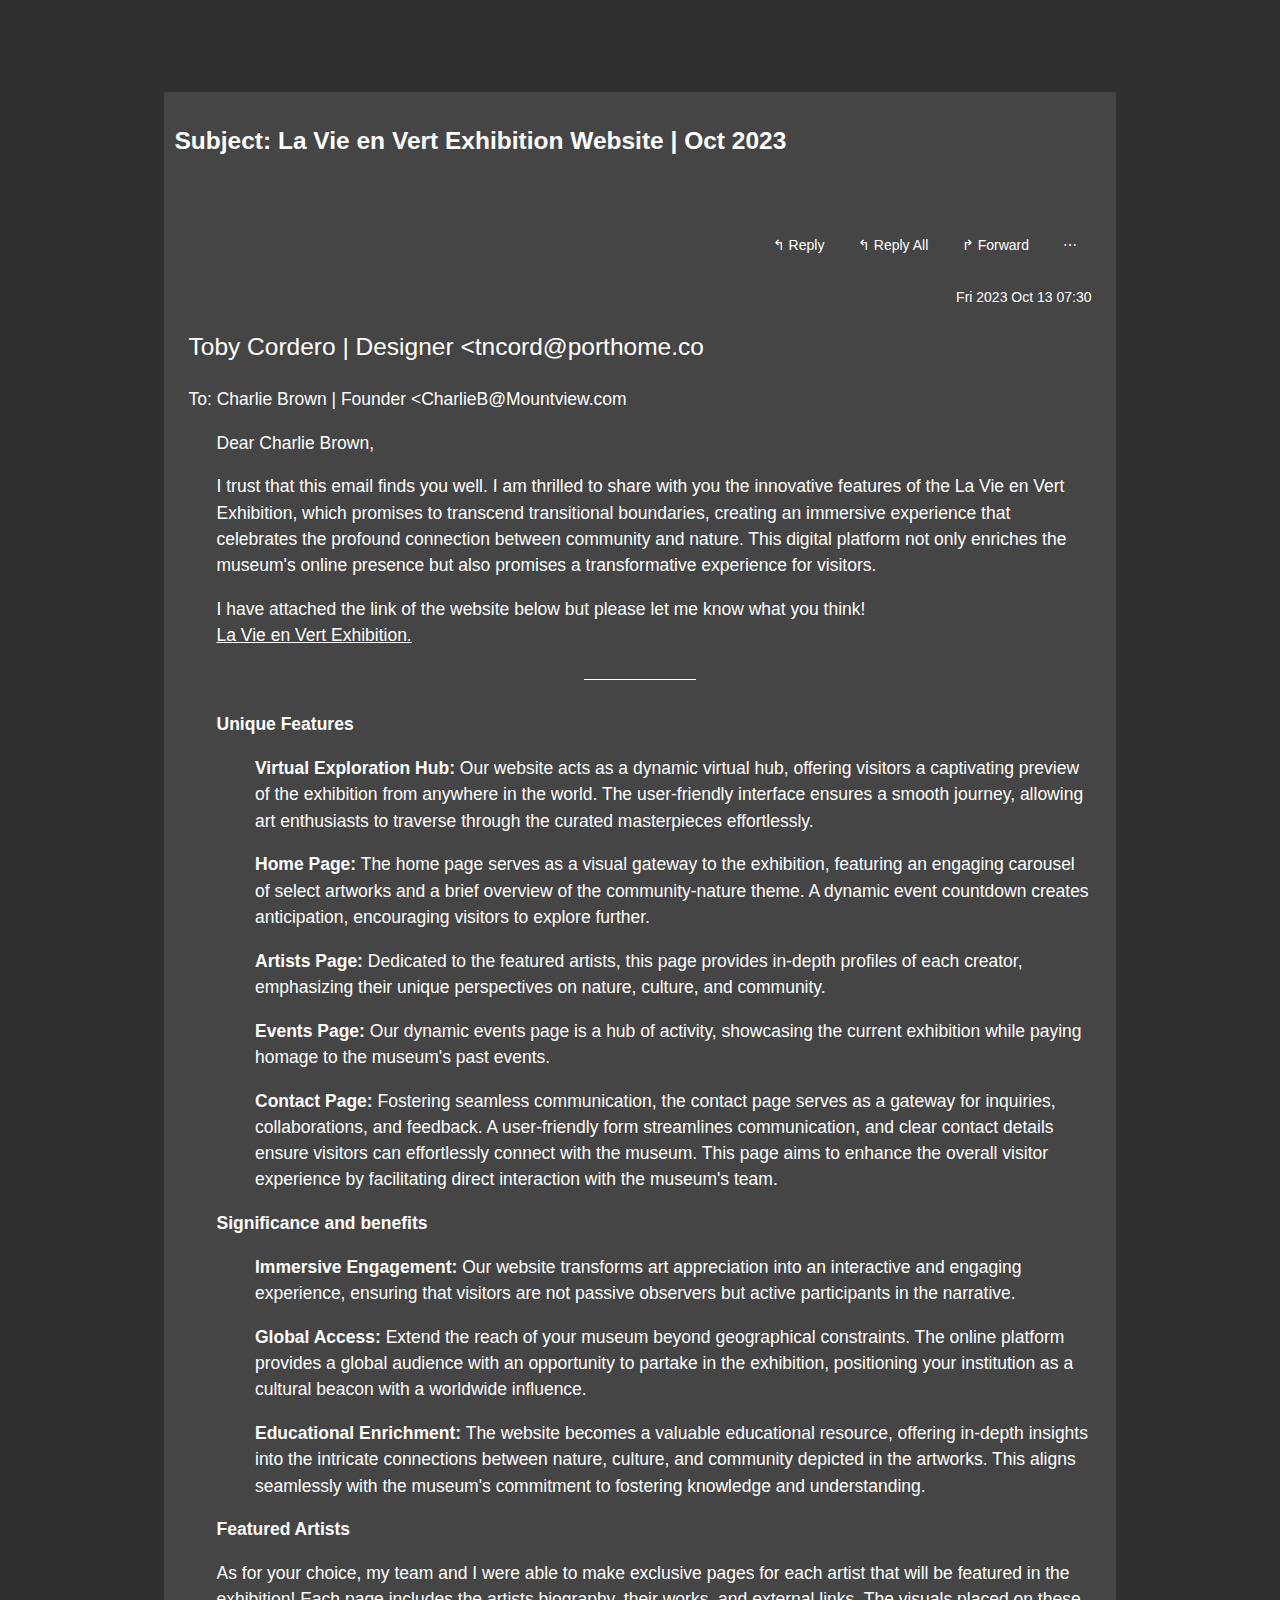
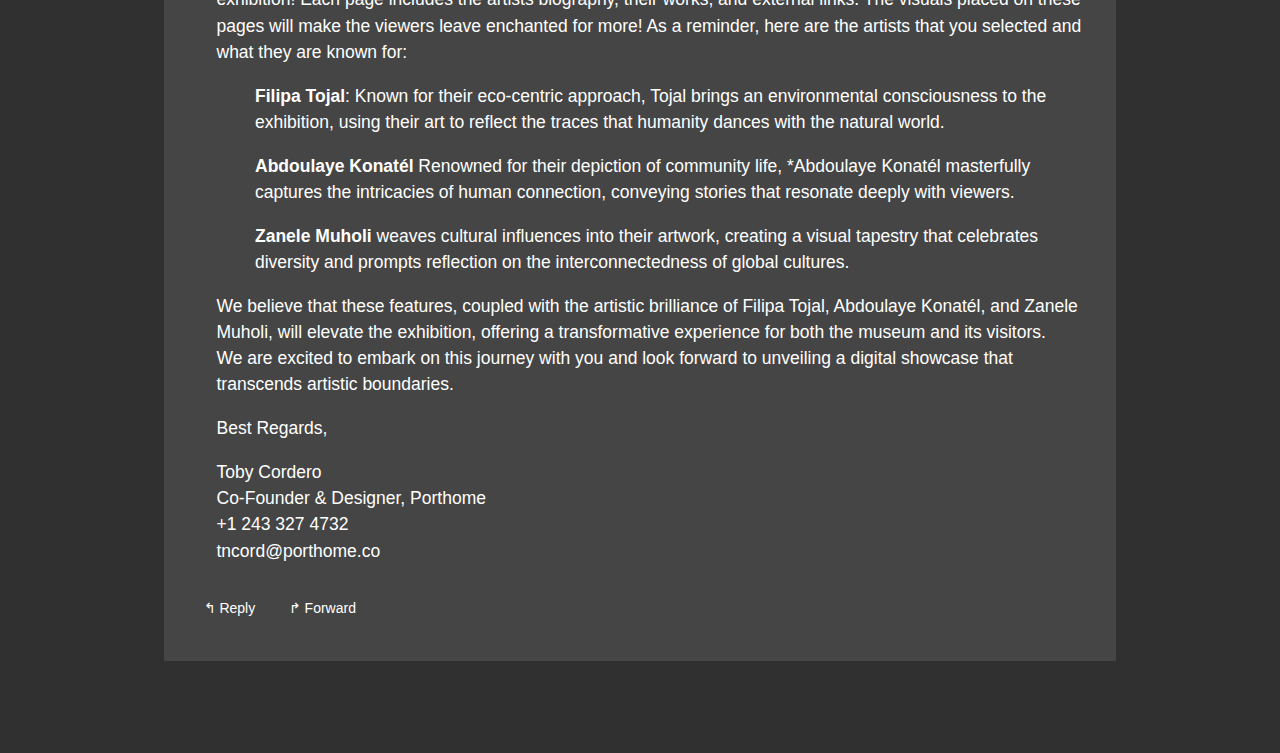
<file: index.html>
<!DOCTYPE HTML>
<html lang="en">
	<head>
		<title>Email</title>
		<meta charset="utf-8" />
		<meta name="viewport" content="width=device-width,initial-scale=1" />
		<meta name="color-scheme" content="light only" />
		<meta name="description" content="Email" />
		<meta property="og:site_name" content="Email" />
		<meta property="og:description" content="Email" />
		<link rel="stylesheet" href="styleindex.css" />
	</head>
	<body>
		<div id="wrapper">
			<div id="main">
				<div class="inner">
					<div id="container03" class="style2 container default">
						<div class="wrapper">
							<div class="inner">
								<h2 id="text01" class="style1">Subject: La Vie en Vert Exhibition Website | Oct 2023</h2>
							</div>
						</div>
					</div>
					<div id="container01" class="style1 container default">
						<div class="wrapper">
							<div class="inner">
								<ul id="buttons03" class="style1 buttons">
									<li>
										<a href="index.html" class="button n01">↰ Reply</a>
									</li><li>
										<a href="index.html" class="button n02">↰ Reply All</a>
									</li><li>
										<a href="index.html" class="button n03">↱ Forward</a>
									</li><li>
										<a href="index.html" class="button n04">⋯</a>
									</li>
								</ul>
								<p id="text01" class="style4">Fri 2023 Oct 13 07:30</p>
								<h2 id="text01" class="style2">Toby Cordero | Designer &lt;tncord@porthome.co</h2>
								<p id="text01" class="style3">To: Charlie Brown | Founder &lt;CharlieB@Mountview.com</p>
								<p id="text01" class="style5">Dear Charlie Brown,</p>
								<p id="text01" class="style5">I trust that this email finds you well. I am thrilled to share with you the innovative features of the La Vie en Vert Exhibition, which promises to transcend transitional boundaries, creating an immersive experience that celebrates the profound connection between community and nature. This digital platform not only enriches the museum's online presence but also promises a transformative experience for visitors.</p>
								<p id="text01" class="style5"><span class="p">I have attached the link of the website below but please let me know what you think!<br><a href="index2.html">La Vie en Vert Exhibition.</a></span></p>
								<hr id="divider01">
								<p id="text01" class="style5"><strong>Unique Features</strong></p>
								<p id="text01" class="style6"><strong>Virtual Exploration Hub:</strong> Our website acts as a dynamic virtual hub, offering visitors a captivating preview of the exhibition from anywhere in the world. The user-friendly interface ensures a smooth journey, allowing art enthusiasts to traverse through the curated masterpieces effortlessly.</p>
								<p id="text01" class="style6"><strong>Home Page:</strong> The home page serves as a visual gateway to the exhibition, featuring an engaging carousel of select artworks and a brief overview of the community-nature theme. A dynamic event countdown creates anticipation, encouraging visitors to explore further.</p>
								<p id="text01" class="style6"><strong>Artists Page:</strong> Dedicated to the featured artists, this page provides in-depth profiles of each creator, emphasizing their unique perspectives on nature, culture, and community.</p>
								<p id="text01" class="style6"><strong>Events Page:</strong> Our dynamic events page is a hub of activity, showcasing the current exhibition while paying homage to the museum's past events.</p>
								<p id="text01" class="style6"><strong>Contact Page:</strong> Fostering seamless communication, the contact page serves as a gateway for inquiries, collaborations, and feedback. A user-friendly form streamlines communication, and clear contact details ensure visitors can effortlessly connect with the museum. This page aims to enhance the overall visitor experience by facilitating direct interaction with the museum's team.</p>
								<p id="text01" class="style5"><strong>Significance and benefits</strong></p>
								<p id="text01" class="style6"><strong>Immersive Engagement:</strong> Our website transforms art appreciation into an interactive and engaging experience, ensuring that visitors are not passive observers but active participants in the narrative.</p>
								<p id="text01" class="style6"><strong>Global Access:</strong> Extend the reach of your museum beyond geographical constraints. The online platform provides a global audience with an opportunity to partake in the exhibition, positioning your institution as a cultural beacon with a worldwide influence.</p>
								<p id="text01" class="style6"><strong>Educational Enrichment:</strong> The website becomes a valuable educational resource, offering in-depth insights into the intricate connections between nature, culture, and community depicted in the artworks. This aligns seamlessly with the museum's commitment to fostering knowledge and understanding.</p>
								<p id="text01" class="style5"><strong>Featured Artists</strong></p>
								<p id="text01" class="style5">As for your choice, my team and I were able to make exclusive pages for each artist that will be featured in the exhibition! Each page includes the artists biography, their works, and external links. The visuals placed on these pages will make the viewers leave enchanted for more! As a reminder, here are the artists that you selected and what they are known for:</p>
								<p id="text01" class="style6"><strong>Filipa Tojal</strong>: Known for their eco-centric approach, Tojal brings an environmental consciousness to the exhibition, using their art to reflect the traces that humanity dances with the natural world.</p>
								<p id="text01" class="style6"><strong>Abdoulaye Konatél</strong> Renowned for their depiction of community life, *Abdoulaye Konatél masterfully captures the intricacies of human connection, conveying stories that resonate deeply with viewers.</p>
								<p id="text01" class="style6"><strong>Zanele Muholi</strong> weaves cultural influences into their artwork, creating a visual tapestry that celebrates diversity and prompts reflection on the interconnectedness of global cultures.</p>
								<p id="text01" class="style5"><span class="p">We believe that these features, coupled with the artistic brilliance of Filipa Tojal, Abdoulaye Konatél, and Zanele Muholi, will elevate the exhibition, offering a transformative experience for both the museum and its visitors.<br>We are excited to embark on this journey with you and look forward to unveiling a digital showcase that transcends artistic boundaries.</span></p>
								<p id="text01" class="style5">Best Regards,</p>
								<p id="text01" class="style5"><span class="p">Toby Cordero<br>Co-Founder & Designer, Porthome<br>+1 243 327 4732<br>tncord@porthome.co</span></p>
								<ul id="buttons01" class="style2 buttons">
									<li>
										<a href="index.html" class="button n01">↰ Reply</a>
									</li><li>
										<a href="index.html" class="button n02">↱ Forward</a>
									</li>
								</ul>
							</div>
						</div>
					</div>
				</div>
			</div>
		</div>
	</body>
</html>
</file>
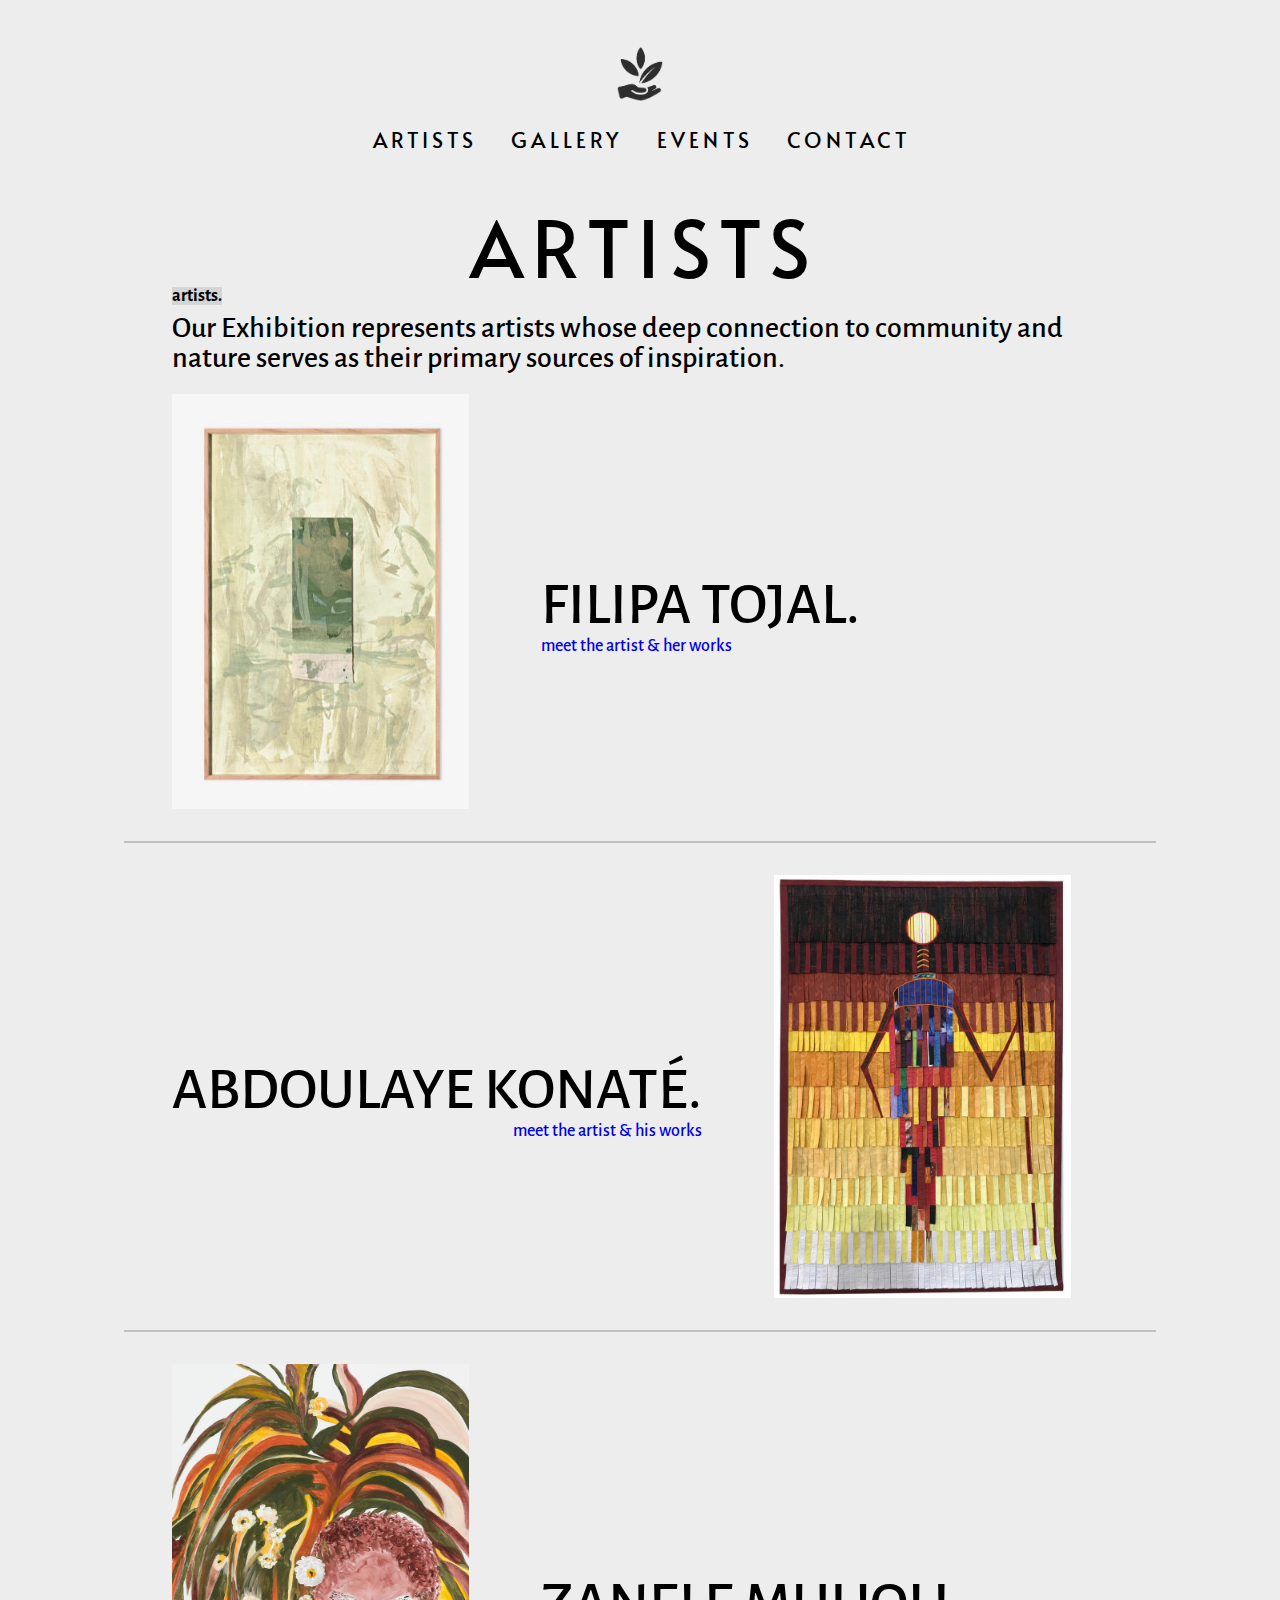
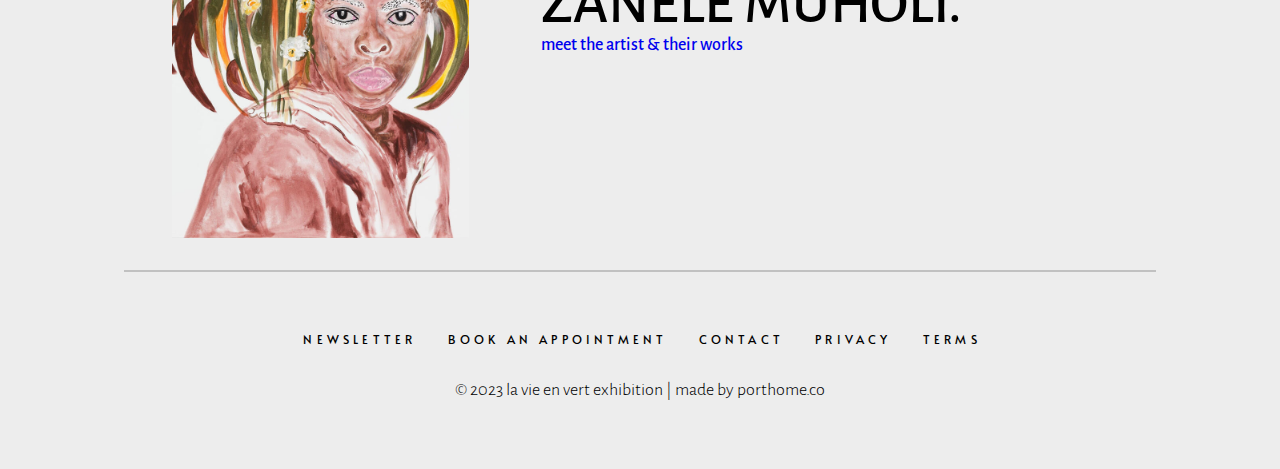
<file: artists.html>
<!DOCTYPE HTML>
<html lang="en">
	<head>
		<title>ARTISTS</title>
		<meta charset="utf-8" />
		<meta name="viewport" content="width=device-width,initial-scale=1" />
		<meta name="color-scheme" content="light only" />
		<meta name="description" content="ARTISTS" />
		<meta property="og:site_name" content="ARTISTS" />
		<meta property="og:description" content="ARTISTS" />
		<link href="https://fonts.googleapis.com/css2?display=swap&family=Alata:ital,wght@0,400;1,400&family=Alegreya+Sans:ital,wght@0,300;0,400;0,500;0,700;1,300;1,400;1,500;1,700" rel="stylesheet" type="text/css" />
		<link rel="stylesheet" href="styleartists.css" />
	</head>
	<body>
		<div id="wrapper">
			<div id="main">
				<div class="inner">
					<div id="container06" class="style2 container default">
						<div class="wrapper">
							<div class="inner">
								<div id="image03" class="image">
									<a href="home.html" class="frame"><img src="Images/brandicon.png"/></a>
								</div>
								<ul id="buttons01" class="style1 buttons">
									<li>
										<a href="artists.html" class="button n01">artists</a>
									</li><li>
										<a href="gallery.html" class="button n02">gallery</a>
									</li><li>
										<a href="events.html" class="button n03">events</a>
									</li><li>
										<a href="contact.html" class="button n04">contact</a>
									</li>
								</ul>
								<h1 id="text01">ARTISTS</h1>
							</div>
						</div>
					</div>
					<div id="container08" class="style5 container default">
						<div class="wrapper">
							<div class="inner">
								<p id="text21"><mark><strong>ARTISTS.</strong></mark></p>
								<p id="text03" class="style12">Our Exhibition represents artists whose deep connection to community and nature serves as their primary sources of inspiration.</p>
							</div>
						</div>
					</div>
					<div id="container02" class="style5 container columns">
						<div class="wrapper">
							<div class="inner">
								<div>
									<div id="image02" class="image">
										<a href="artists.html" class="frame"><img src="Images/artistsimage02.jpg" /></a>
									</div>
								</div>
								<div>
									<h2 id="text05" class="style11">FILIPA TOJAL.</h2>
									<p id="text03" class="style7"><a href="filipa_tojal.html">meet the artist & her works</a></p>
								</div>
							</div>
						</div>
					</div>
					<hr id="divider05" class="style1">
					<div id="container04" class="style5 container columns">
						<div class="wrapper">
							<div class="inner">
								<div>
									<h2 id="text05" class="style13">Abdoulaye Konaté.</h2>
									<p id="text03" class="style14"><a href="Abdoulaye_Konate.html">meet the artist & his works</a></p>
								</div>
								<div>
									<div id="image04" class="image">
										<a href="artists.html" class="frame"><img src="Images/artistsimage03.jpg"/></a>
									</div>
								</div>
							</div>
						</div>
					</div>
					<hr id="divider06" class="style1">
					<div id="container03" class="style5 container columns">
						<div class="wrapper">
							<div class="inner">
								<div>
									<div id="image01" class="image">
										<a href="artists.html" class="frame"><img src="Images/artistsimage01.jpg"/></a>
									</div>
								</div>
								<div>
									<h2 id="text05" class="style11">Zanele Muholi.</h2>
									<p id="text03" class="style7"><a href="Zanele_Muholi.html">meet the artist & their works</a></p>
								</div>
							</div>
						</div>
					</div>
					<hr id="divider03" class="style1">
					<div id="container01" class="style3 container default">
						<div class="wrapper">
							<div class="inner">
								<ul id="buttons01" class="style2 buttons">
									<li>
										<a href="contact.html" class="button n01">newsletter</a>
									</li><li>
										<a href="contact.html" class="button n02">book an appointment</a>
									</li><li>
										<a href="contact.html" class="button n03">contact</a>
									</li><li>
										<a href="contact.html" class="button n04">privacy</a>
									</li><li>
										<a href="contact.html" class="button n05">terms</a>
									</li>
								</ul>
								<p id="text02" class="style2">© 2023 la vie en vert exhibition | made by Porthome.co</p>
							</div>
						</div>
					</div>
				</div>
			</div>
		</div>
	</body>
</html>
</file>
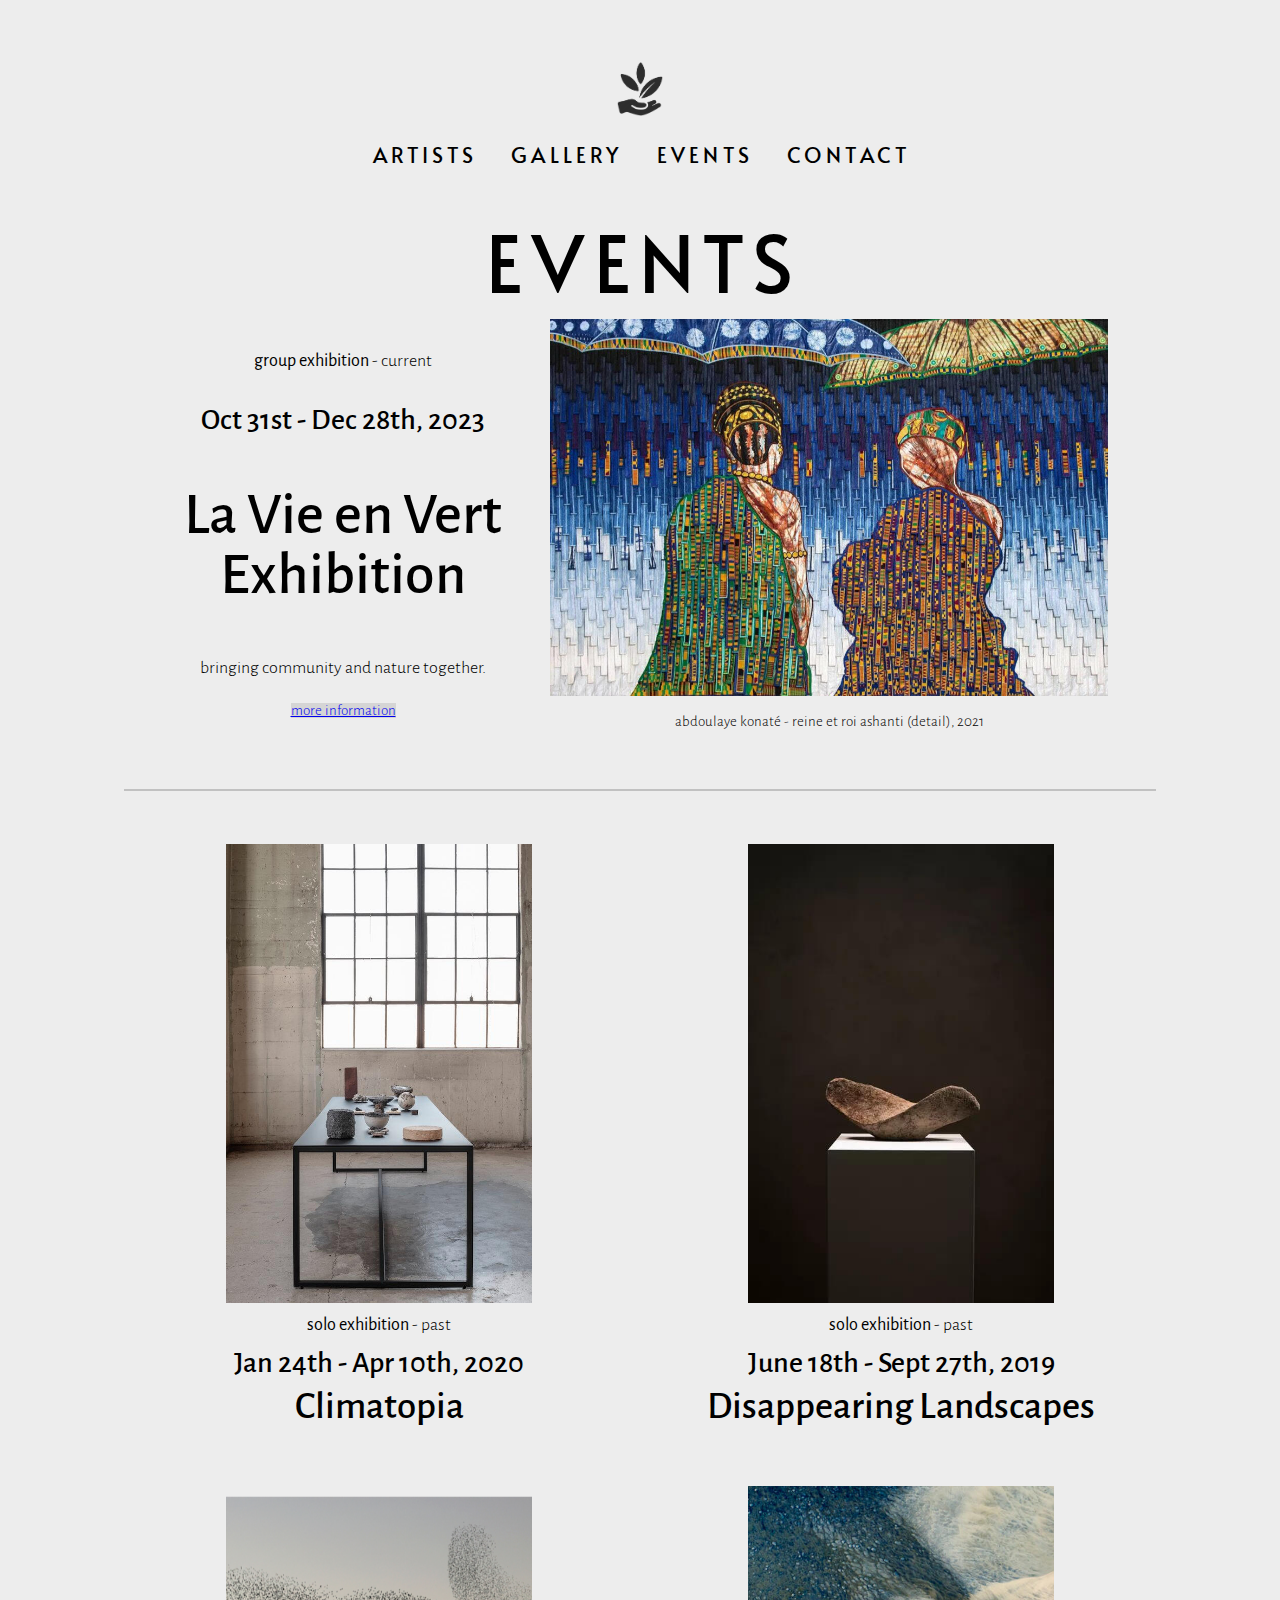
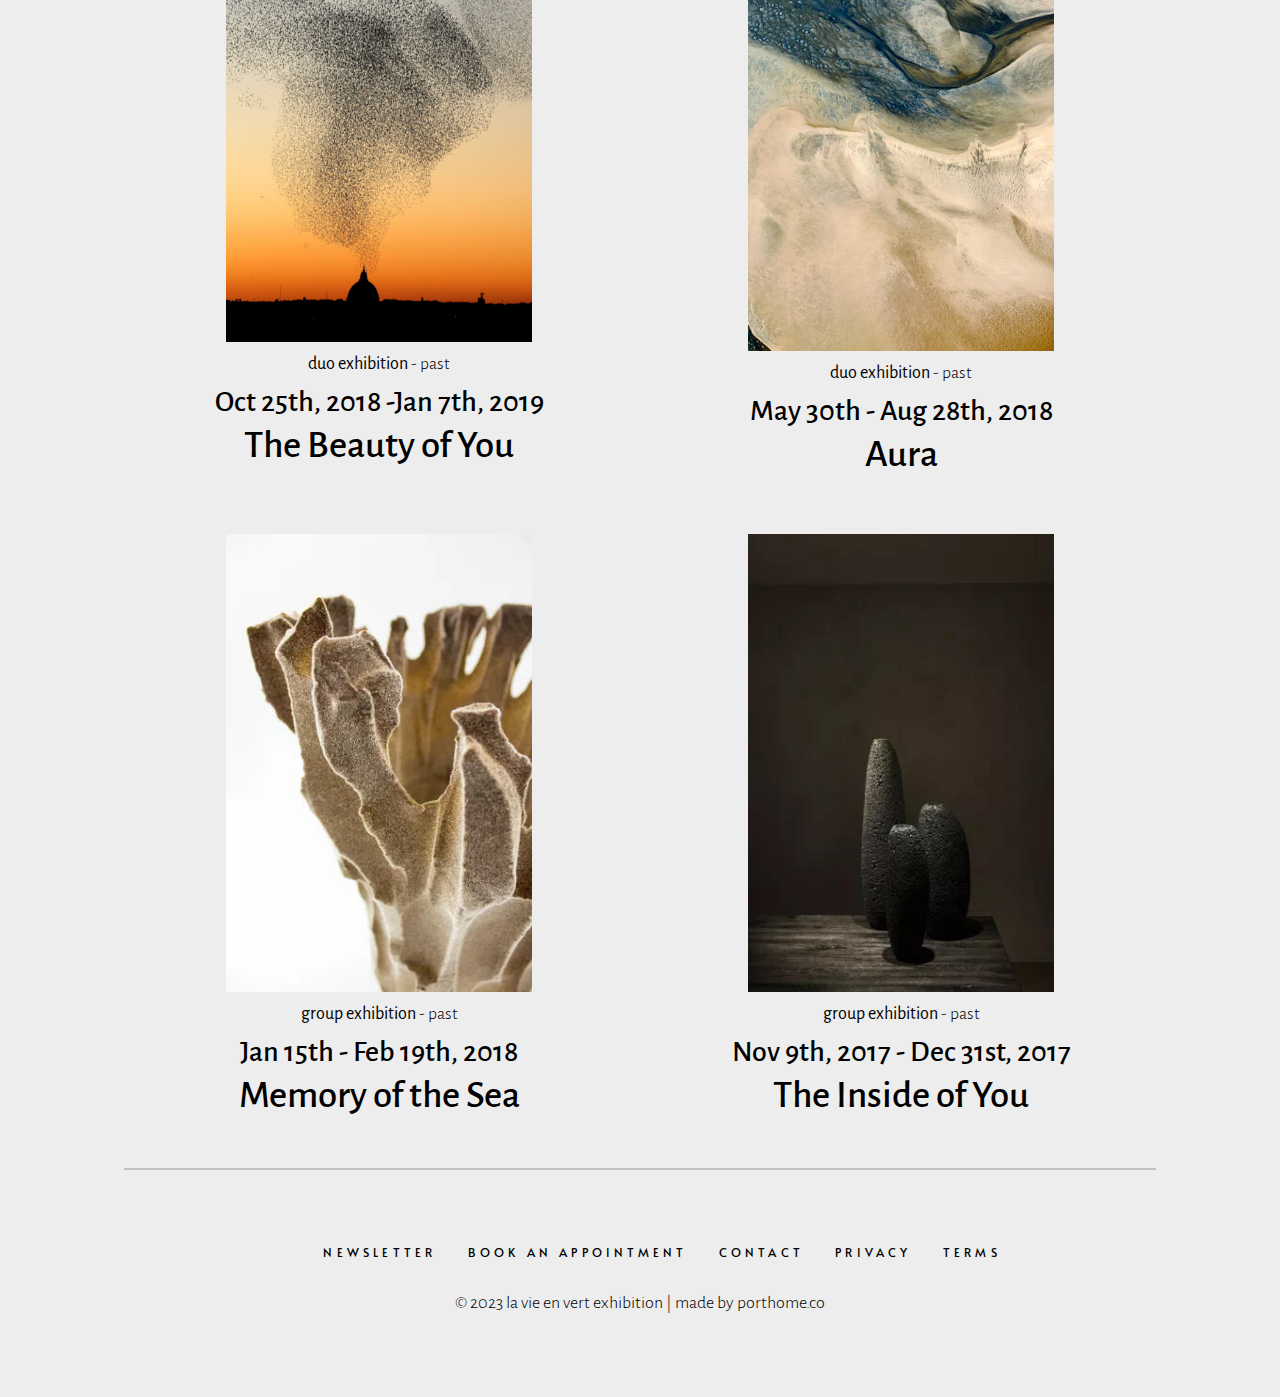
<file: events.html>
<!DOCTYPE HTML>
<html lang="en">
	<head>
		<title>Events</title>
		<meta charset="utf-8" />
		<meta name="viewport" content="width=device-width,initial-scale=1" />
		<meta name="color-scheme" content="light only" />
		<meta name="description" content="Events" />
		<meta property="og:type" content="website" />
		<meta property="og:description" content="Events" />
		<link href="https://fonts.googleapis.com/css2?display=swap&family=Alata:ital,wght@0,400;1,400&family=Alegreya+Sans:ital,wght@0,300;0,400;0,500;0,700;1,300;1,400;1,500;1,700" rel="stylesheet" type="text/css" />
		<link rel="stylesheet" href="styleevents.css" />
	</head>
	<body>
		<div id="wrapper">
			<div id="main">
				<div class="inner">


					
					<div id="container06" class="style2 container default">
						<div class="wrapper">
							<div class="inner">
								<div id="image03" class="image">
									<a href="home.html" class="frame"><img src="Images/brandicon.png"/></a>
								</div>
								<ul id="buttons02" class="style1 buttons">
									<li>
										<a href="artists.html" class="button n01">artists</a>
									</li><li>
										<a href="gallery.html" class="button n02">gallery</a>
									</li><li>
										<a href="events.html" class="button n03">events</a>
									</li><li>
										<a href="contact.html" class="button n04">contact</a>
									</li>
								</ul>
								<h1 id="text01">EVENTS</h1>
							</div>
						</div>
					</div>



					<div id="container01" class="style1 container columns">
						<div class="wrapper">
							<div class="inner">
								<div>
									<p id="text02" class="style2"><strong>group exhibition</strong> - current</p>
									<p id="text02" class="style4">Oct 31st - Dec 28th, 2023</p>
									<h2 id="text02" class="style9"><span class="p">La Vie en Vert<br>Exhibition</span></h2>
									<p id="text02" class="style2">bringing community and nature together.</p>
									<p id="text02" class="style8"><mark><a href="index2.html">more information</a></mark></p>
								</div>
								<div>
									<div id="image02" class="image">
										<a href="home.html" class="frame"><img src="Images/eventimage02.jpg"/></a>
									</div>
									<p id="text02" class="style8">Abdoulaye Konaté - Reine et Roi Ashanti (Detail), 2021</p>
								</div>
							</div>
						</div>
					</div>
					<hr id="divider01" class="style1">
					<div id="container03" class="style3 container columns">
						<div class="wrapper">
							<div class="inner">
								<div>
									<div id="image05" class="style1 image">
										<a href="events.html" class="frame"><img src="Images/eventimage04.jpg"/></a>
									</div>
									<p id="text02" class="style2"><strong>solo exhibition</strong> - past</p>
									<p id="text02" class="style4">Jan 24th - Apr 10th, 2020</p>
									<h3 id="text02" class="style10">Climatopia</h3>
								</div>
								<div>
									<div id="image04" class="style1 image">
										<a href="events.html" class="frame"><img src="Images/eventimage03.jpg" /></a>
									</div>
									<p id="text02" class="style2"><strong>solo exhibition</strong> - past</p>
									<p id="text02" class="style4">June 18th - Sept 27th, 2019</p>
									<h3 id="text02" class="style10">Disappearing Landscapes</h3>
								</div>
							</div>
						</div>
					</div>
					<div id="container03" class="style3 container columns">
						<div class="wrapper">
							<div class="inner">
								<div>
									<div id="image07" class="style1 image">
										<a href="events.html" class="frame"><img src="Images/eventimage06.png"/></a>
									</div>
									<p id="text02" class="style2"><strong>duo exhibition</strong> - past</p>
									<p id="text02" class="style4">Oct 25th, 2018 -Jan 7th, 2019</p>
									<h3 id="text02" class="style10">The Beauty of You</h3>
								</div>
								<div>
									<div id="image01" class="style1 image">
										<a href="events.html" class="frame"><img src="Images/eventimage01.jpg" /></a>
									</div>
									<p id="text02" class="style2"><strong>duo exhibition</strong> - past</p>
									<p id="text02" class="style4">May 30th - Aug 28th, 2018</p>
									<h3 id="text02" class="style10">Aura</h3>
								</div>
							</div>
						</div>
					</div>
					<div id="container03" class="style3 container columns">
						<div class="wrapper">
							<div class="inner">
								<div>
									<div id="image08" class="style1 image">
										<a href="events.html" class="frame"><img src="Images/eventimage07.jpg"/></a>
									</div>
									<p id="text02" class="style2"><strong>group exhibition</strong> - past</p>
									<p id="text02" class="style4">Jan 15th - Feb 19th, 2018</p>
									<h3 id="text02" class="style10">Memory of the Sea</h3>
								</div>
								<div>
									<div id="image06" class="style1 image">
										<a href="events.html" class="frame"><img src="Images/eventimage05.jpg"/></a>
									</div>
									<p id="text02" class="style2"><strong>group exhibition</strong> - past</p>
									<p id="text02" class="style4">Nov 9th, 2017 - Dec 31st, 2017</p>
									<h3 id="text02" class="style10">The Inside of You</h3>
								</div>
							</div>
						</div>
						<hr id="divider02" class="style1">
						<div id="container01" class="style3 container default">
							<div class="wrapper">
								<div class="inner">
									<ul id="buttons01" class="style2 buttons">
										
										<li>
											<a href="contact.html" class="button n01">newsletter</a>
										</li><li>
											<a href="contact.html" class="button n02">book an appointment</a>
										</li><li>
											<a href="contact.html" class="button n03">contact</a>
										</li><li>
											<a href="contact.html" class="button n04">privacy</a>
										</li><li>
											<a href="contact.html" class="button n05">terms</a>
										</li>
									</ul>
									<p id="text02" class="style2">© 2023 la vie en vert exhibition | made by Porthome.co</p>
								</div>
							</div>
						</div>
					</div>
				</div>
			</div>
		</body>
	</html>
</file>
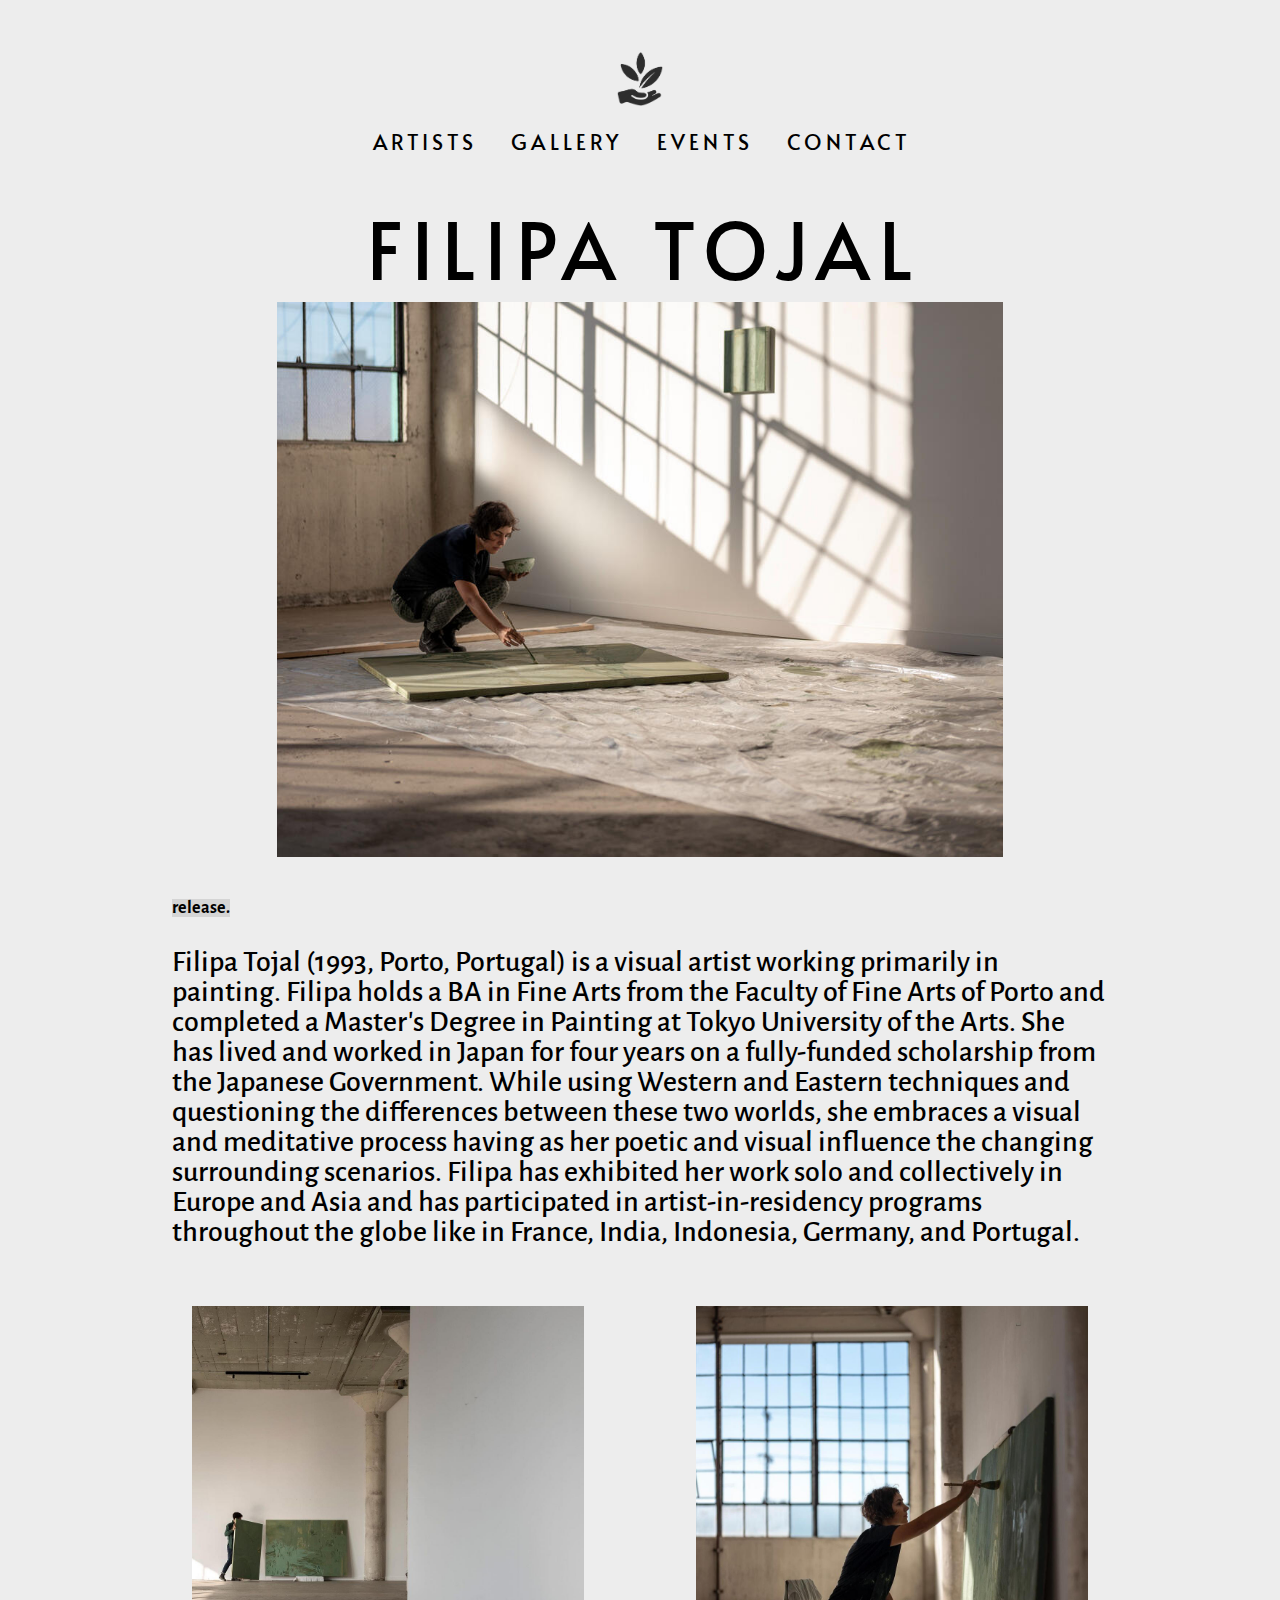
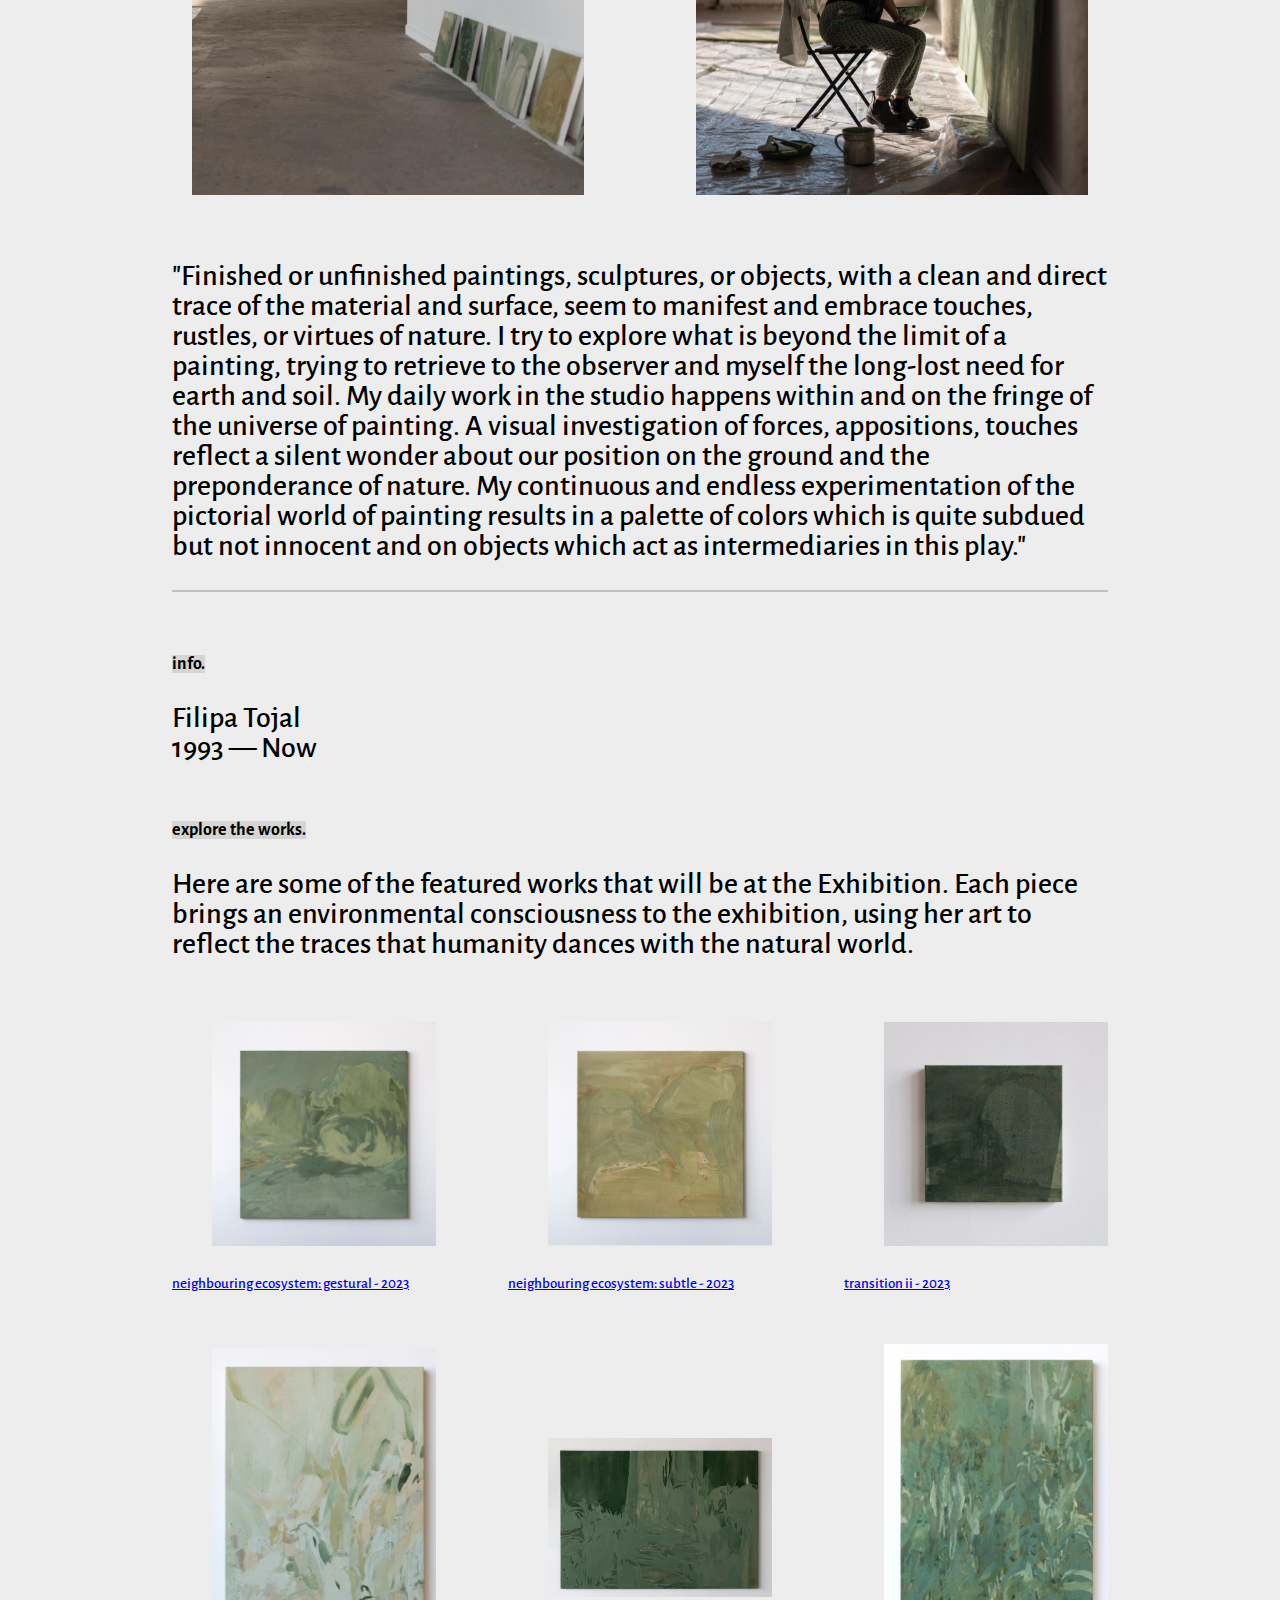
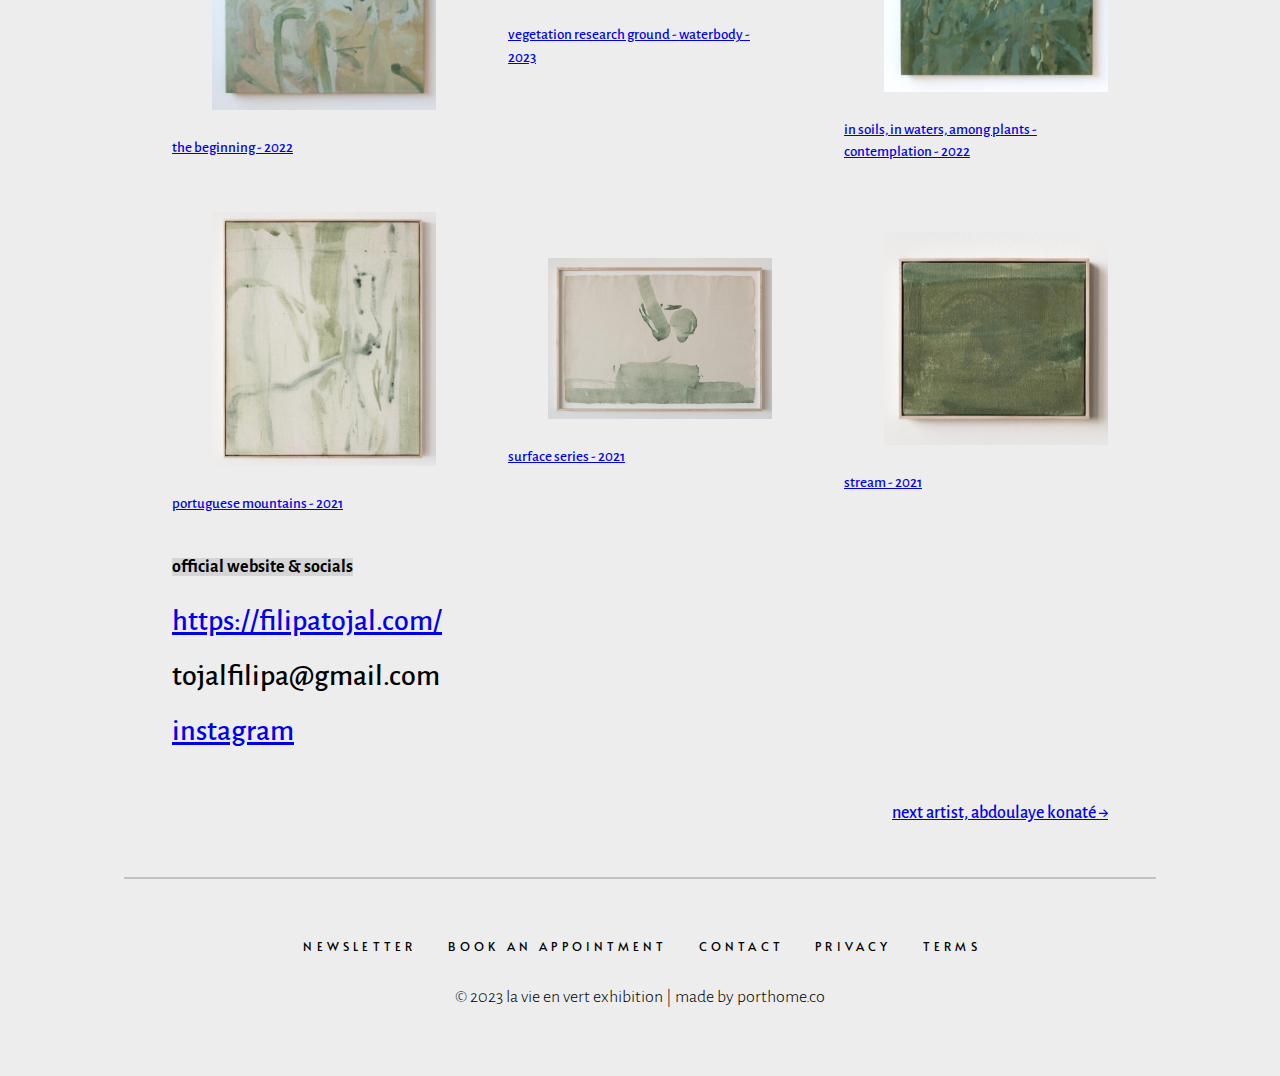
<file: filipa_tojal.html>
<!DOCTYPE HTML>
<html lang="en">
	<head>
		<title>FILIPA TOJAL</title>
		<meta charset="utf-8" />
		<meta name="viewport" content="width=device-width,initial-scale=1" />
		<meta name="color-scheme" content="light only" />
		<meta name="description" content="FILIPA TOJAL" />
		<meta property="og:type" content="website" />
		<meta property="og:description" content="FILIPA TOJAL" />
		<link href="https://fonts.googleapis.com/css2?display=swap&family=Alata:ital,wght@0,400;1,400&family=Alegreya+Sans:ital,wght@0,300;0,400;0,500;0,700;1,300;1,400;1,500;1,700" rel="stylesheet" type="text/css" />
		<link rel="stylesheet" href="stylefilipa_togal.css" />
	</head>
	<body>
		<div id="wrapper">
			<div id="main">
				<div class="inner">
                    <div id="container06" class="style2 container default">
						<div class="wrapper">
							<div class="inner">
								<div id="image03" class="image">
									<a href="home.html" class="frame"><img src="Images/brandicon.png"/></a>
								</div>
								<ul id="buttons02" class="style1 buttons">
									<li>
										<a href="artists.html" class="button n01">artists</a>
									</li><li>
										<a href="gallery.html" class="button n02">gallery</a>
									</li><li>
										<a href="events.html" class="button n03">events</a>
									</li><li>
										<a href="contact.html" class="button n04">contact</a>
									</li>
								</ul>
								<h1 id="text01">FILIPA TOJAL</h1>
							</div>
						</div>
					</div>
					<div id="container08" class="style5 container default">
						<div class="wrapper">
							<div class="inner">
								<div id="image05" class="style1 image">
									<a href="index.html" class="frame"><img src="Images/ft_image01.jpg" alt="" /></a>
								</div>
								<p id="text12"><mark><strong>RELEASE.</strong></mark></p>
								<h2 id="text02" class="style12">Filipa Tojal (1993, Porto, Portugal) is a visual artist working primarily in painting. Filipa holds a BA in Fine Arts from the Faculty of Fine Arts of Porto and completed a Master's Degree in Painting at Tokyo University of the Arts. She has lived and worked in Japan for four years on a fully-funded scholarship from the Japanese Government. While using Western and Eastern techniques and questioning the differences between these two worlds, she embraces a visual and meditative process having as her poetic and visual influence the changing surrounding scenarios. Filipa has exhibited her work solo and collectively in Europe and Asia and has participated in artist-in-residency programs throughout the globe like in France, India, Indonesia, Germany, and Portugal.</h2>
							</div>
						</div>
					</div>
					<div id="container12" class="style5 container columns">
						<div class="wrapper">
							<div class="inner">
								<div>
									<div id="image02" class="style1 image">
										<a href="index.html" class="frame"><img src="Images/ft_image03.jpg" alt="" /></a>
									</div>
								</div>
								<div>
									<div id="image01" class="style1 image">
										<a href="index.html" class="frame"><img src="Images/ft_image02.jpg" alt="" /></a>
									</div>
								</div>
							</div>
						</div>
					</div>
					<div id="container03" class="style5 container default">
						<div class="wrapper">
							<div class="inner">
								<h2 id="text02" class="style12">"Finished or unfinished paintings, sculptures, or objects, with a clean and direct trace of the material and surface, seem to manifest and embrace touches, rustles, or virtues of nature. I try to explore what is beyond the limit of a painting, trying to retrieve to the observer and myself the long-lost need for earth and soil. My daily work in the studio happens within and on the fringe of the universe of painting. A visual investigation of forces, appositions, touches reflect a silent wonder about our position on the ground and the preponderance of nature. My continuous and endless experimentation of the pictorial world of painting results in a palette of colors which is quite subdued but not innocent and on objects which act as intermediaries in this play."</h2>
								<hr id="divider01" class="style1">
							</div>
						</div>
					</div>
					<div id="container04" class="style5 container default">
						<div class="wrapper">
							<div class="inner">
								<p id="text12"><mark><strong>INFO.</strong></mark></p>
								<h2 id="text02" class="style12"><span class="p">Filipa Tojal<br>1993 — Now</span></h2>
							</div>
						</div>
					</div>
					<div id="container07" class="style5 container default">
						<div class="wrapper">
							<div class="inner">
								<p id="text12"><mark><strong>EXPLORE THE WORKS.</strong></mark></p>
								<h2 id="text02" class="style12">Here are some of the featured works that will be at the Exhibition. Each piece brings an environmental consciousness to the exhibition, using her art to reflect the traces that humanity dances with the natural world.</h2>
							</div>
						</div>
					</div>
					<div id="container09" class="style5 container columns">
						<div class="wrapper">
							<div class="inner">
								<div>
									<div id="gallery01" class="gallery">
										<div class="inner">
											<ul>
												<li>
													<span class="frame"><img src="Images/ft_gallery01/607e2e88.jpg"/></span>
												</li>
											</ul>
										</div>
									</div>
									<p id="text02" class="style7"><a href="https://www.artsy.net/artwork/filipa-tojal-neighbouring-ecosystem-gestural">Neighbouring ecosystem: gestural - 2023</a></p>
								</div>
								<div>
									<div id="gallery02" class="gallery">
										<div class="inner">
											<ul>
												<li>
													<span class="frame"><img src="Images/ft_gallery02/91296f46.png"/></span>
												</li>
											</ul>
										</div>
									</div>
									<p id="text02" class="style7"><a href="https://www.artsy.net/artwork/filipa-tojal-neighbouring-ecosystem-subtle">Neighbouring ecosystem: subtle - 2023</a></p>
								</div>
								<div>
									<div id="gallery03" class="gallery">
										<div class="inner">
											<ul>
												<li>
													<span class="frame"><img  src="Images/ft_gallery03/bad5ef4a.jpg"/></span>
												</li>
											</ul>
										</div>
									</div>
									<p id="text02" class="style7"><a href="https://www.artsy.net/artwork/filipa-tojal-transition-ii">Transition II - 2023</a></p>
								</div>
							</div>
						</div>
					</div>
					<div id="container10" class="style5 container columns">
						<div class="wrapper">
							<div class="inner">
								<div>
									<div id="gallery04" class="gallery">
										<div class="inner">
											<ul>
												<li>
													<span class="frame"><img src="Images/ft_gallery04/124db7a3.jpg"/></span>
												</li>
											</ul>
										</div>
									</div>
									<p id="text02" class="style7"><a href="https://www.artsy.net/artwork/filipa-tojal-the-beginning">The beginning - 2022</a></p>
								</div>
								<div>
									<div id="gallery05" class="gallery">
										<div class="inner">
											<ul>
												<li>
													<span class="frame"><img  src="Images/ft_gallery05/73ee7b05.jpg" /></span>
												</li>
											</ul>
										</div>
									</div>
									<p id="text02" class="style7"><a href="https://www.artsy.net/artwork/filipa-tojal-vegetation-research-ground-waterbody">Vegetation research ground - waterbody - 2023</a></p>
								</div>
								<div>
									<div id="gallery06" class="gallery">
										<div class="inner">
											<ul>
												<li>
													<span class="frame"><img  src="Images/ft_gallery06/e33f3670.jpg"/></span>
												</li>
											</ul>
										</div>
									</div>
									<p id="text02" class="style7"><a href="https://www.artsy.net/artwork/filipa-tojal-in-soils-in-waters-among-plants-contemplation">In soils, in waters, among plants - contemplation - 2022</a></p>
								</div>
							</div>
						</div>
					</div>
					<div id="container11" class="style5 container columns">
						<div class="wrapper">
							<div class="inner">
								<div>
									<div id="gallery07" class="gallery">
										<div class="inner">
											<ul>
												<li>
													<span class="frame"><img  src="Images/ft_gallery07/cccf7817.jpg" alt="Untitled" /></span>
												</li>
											</ul>
										</div>
									</div>
									<p id="text02" class="style7"><a href="https://www.artsy.net/artwork/filipa-tojal-portuguese-mountains">Portuguese Mountains - 2021</a></p>
								</div>
								<div>
									<div id="gallery08" class="gallery">
										<div class="inner">
											<ul>
												<li>
													<span class="frame"><img  src="Images/ft_gallery08/c249cd3a.jpg" alt="Untitled" /></span>
												</li>
											</ul>
										</div>
									</div>
									<p id="text02" class="style7"><a href="https://www.artsy.net/artwork/filipa-tojal-surface-series">Surface Series - 2021</a></p>
								</div>
								<div>
									<div id="gallery09" class="gallery">
										<div class="inner">
											<ul>
												<li>
													<span class="frame"><img  src="Images/ft_gallery09/2906c3df.jpg" alt="Untitled" /></span>
												</li>
											</ul>
										</div>
									</div>
									<p id="text02" class="style7"><a href="https://www.artsy.net/artwork/filipa-tojal-stream">Stream - 2021</a></p>
								</div>
							</div>
						</div>
					</div>
					<div id="container02" class="style5 container default">
						<div class="wrapper">
							<div class="inner">
								<p id="text12"><mark><strong>OFFICIAL WEBSITE & SOCIALS</strong></mark></p>
								<h2 id="text02" class="style12"><a href="https://filipatojal.com/">https://filipatojal.com/</a></h2>
								<h2 id="text02" class="style12">tojalfilipa@gmail.com</h2>
								<h2 id="text02" class="style12"><a href="https://www.instagram.com/filipatojal/">instagram</a></h2>
							</div>
						</div>
					</div>
					<div id="container05" class="style5 container default">
						<div class="wrapper">
							<div class="inner">
								<p id="text02" class="style14"><a href="Abdoulaye_Konate.html">Next Artist, Abdoulaye Konaté →</a></p>
							</div>
						</div>
					</div>
					<hr id="divider03" class="style1">
					<div id="container01" class="style3 container default">
						<div class="wrapper">
                            <div class="inner">
                                <ul id="buttons01" class="style2 buttons"> 
                                    <li>
                                        <a href="contact.html" class="button n01">newsletter</a>
                                    </li><li>
                                        <a href="contact.html" class="button n02">book an appointment</a>
                                    </li><li>
                                        <a href="contact.html" class="button n03">contact</a>
                                    </li><li>
                                        <a href="contact.html" class="button n04">privacy</a>
                                    </li><li>
                                        <a href="contact.html" class="button n05">terms</a>
                                    </li>
                                </ul>
                                <p id="text02" class="style2">© 2023 la vie en vert exhibition | made by Porthome.co</p>
                            </div>
						</div>
					</div>
				</div>
			</div>
		</div>
	</body>
</html>
</file>
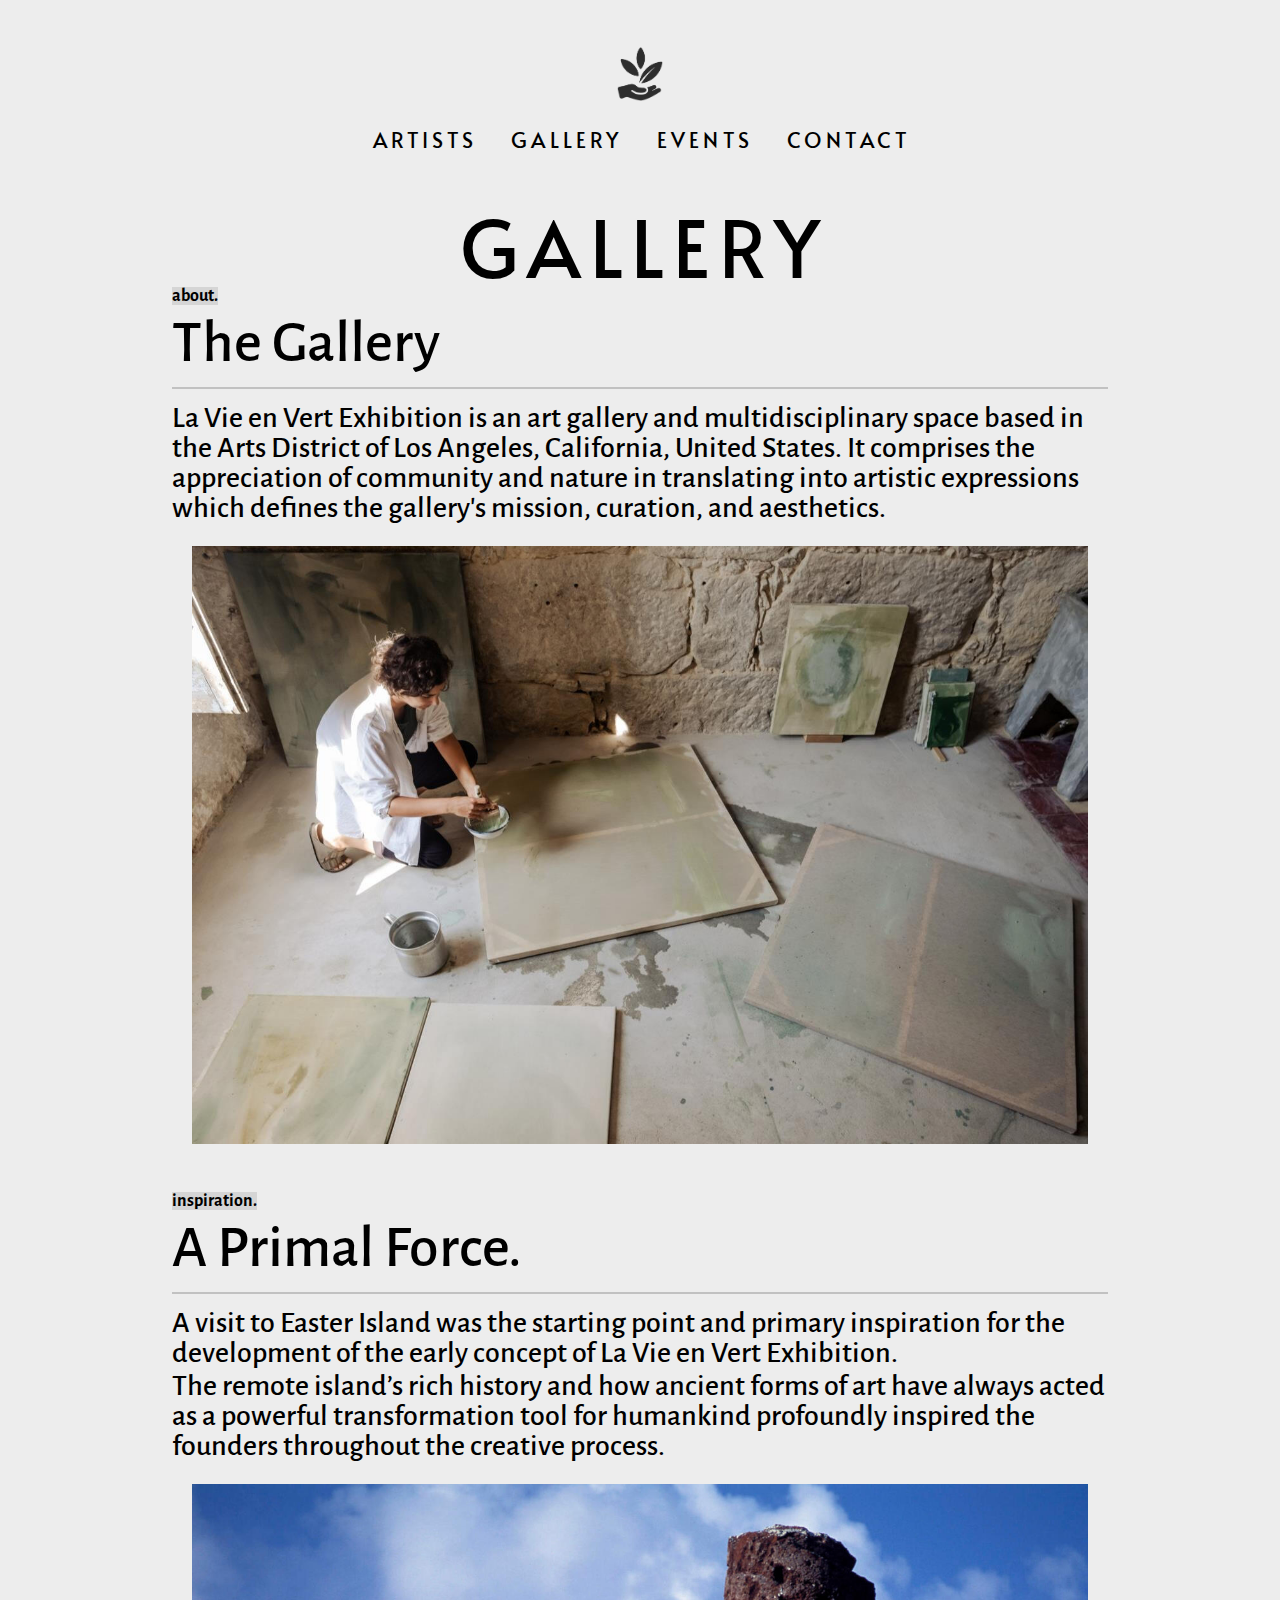
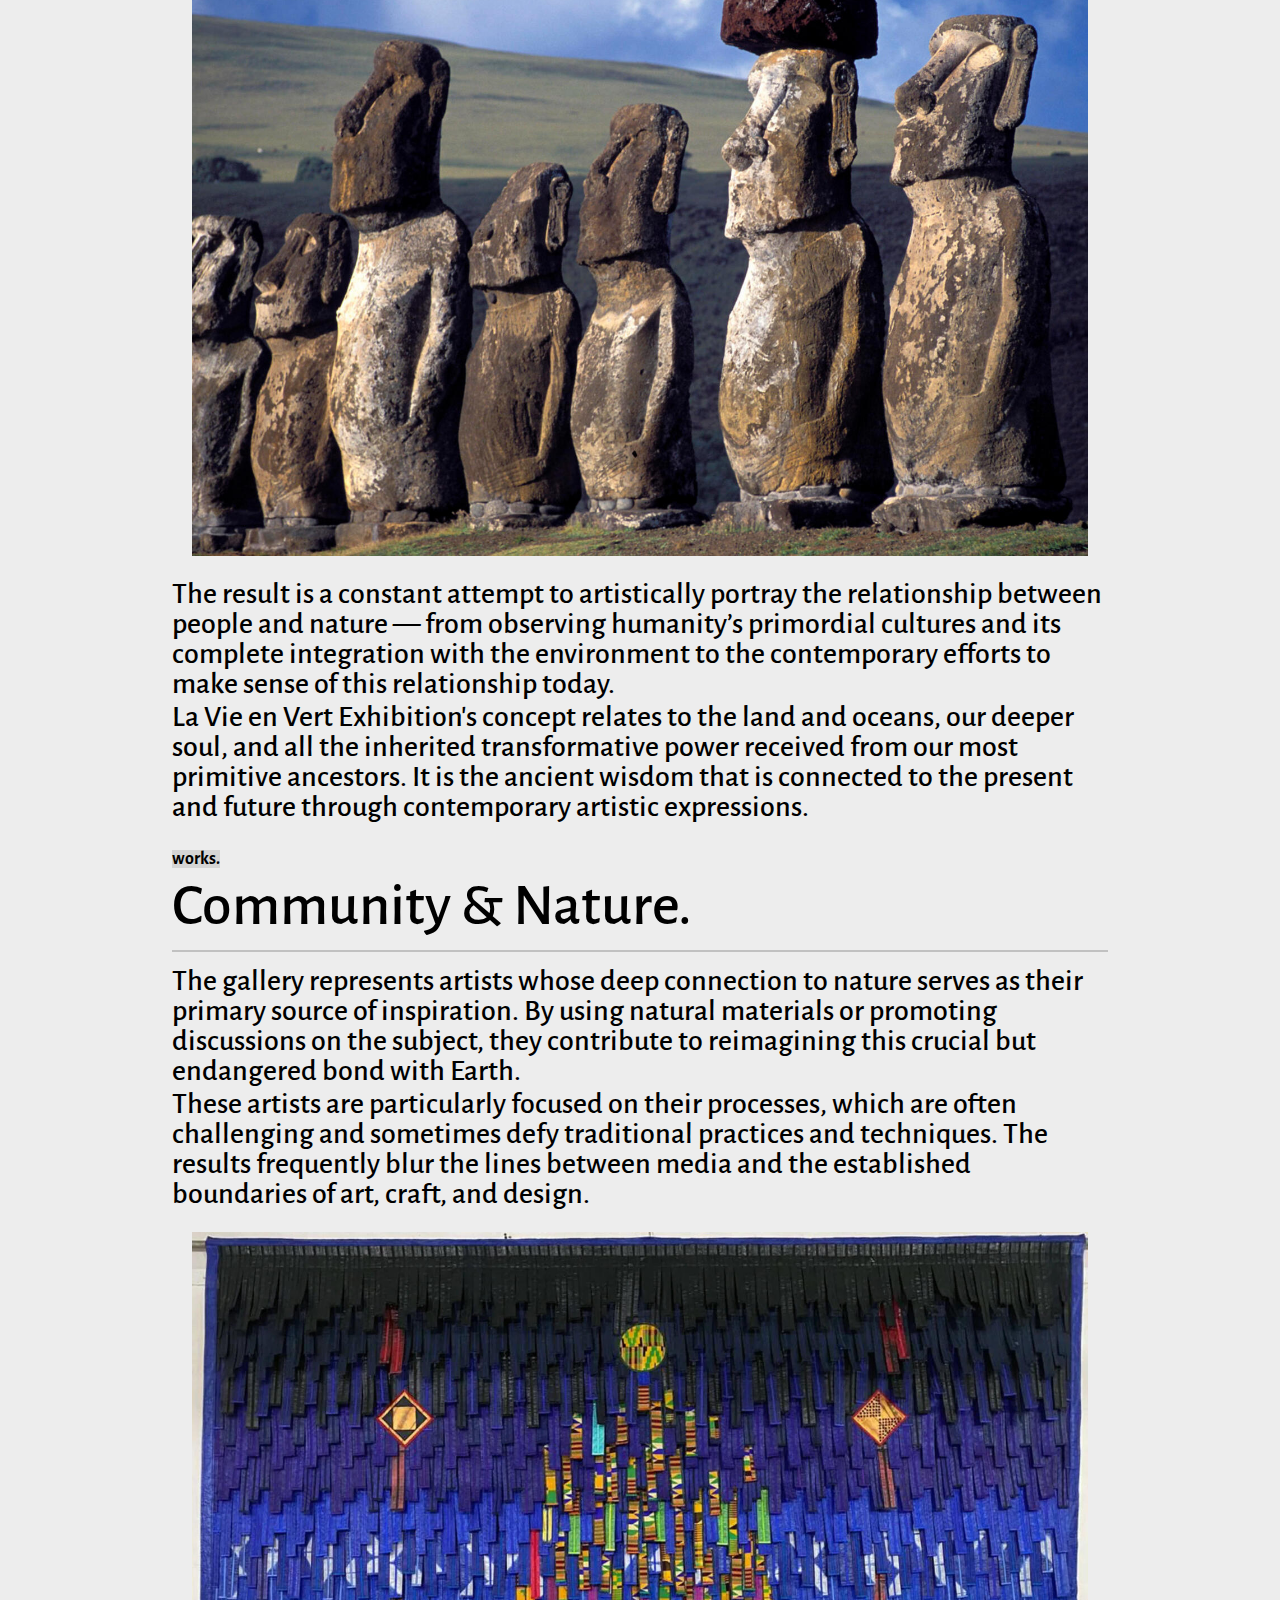
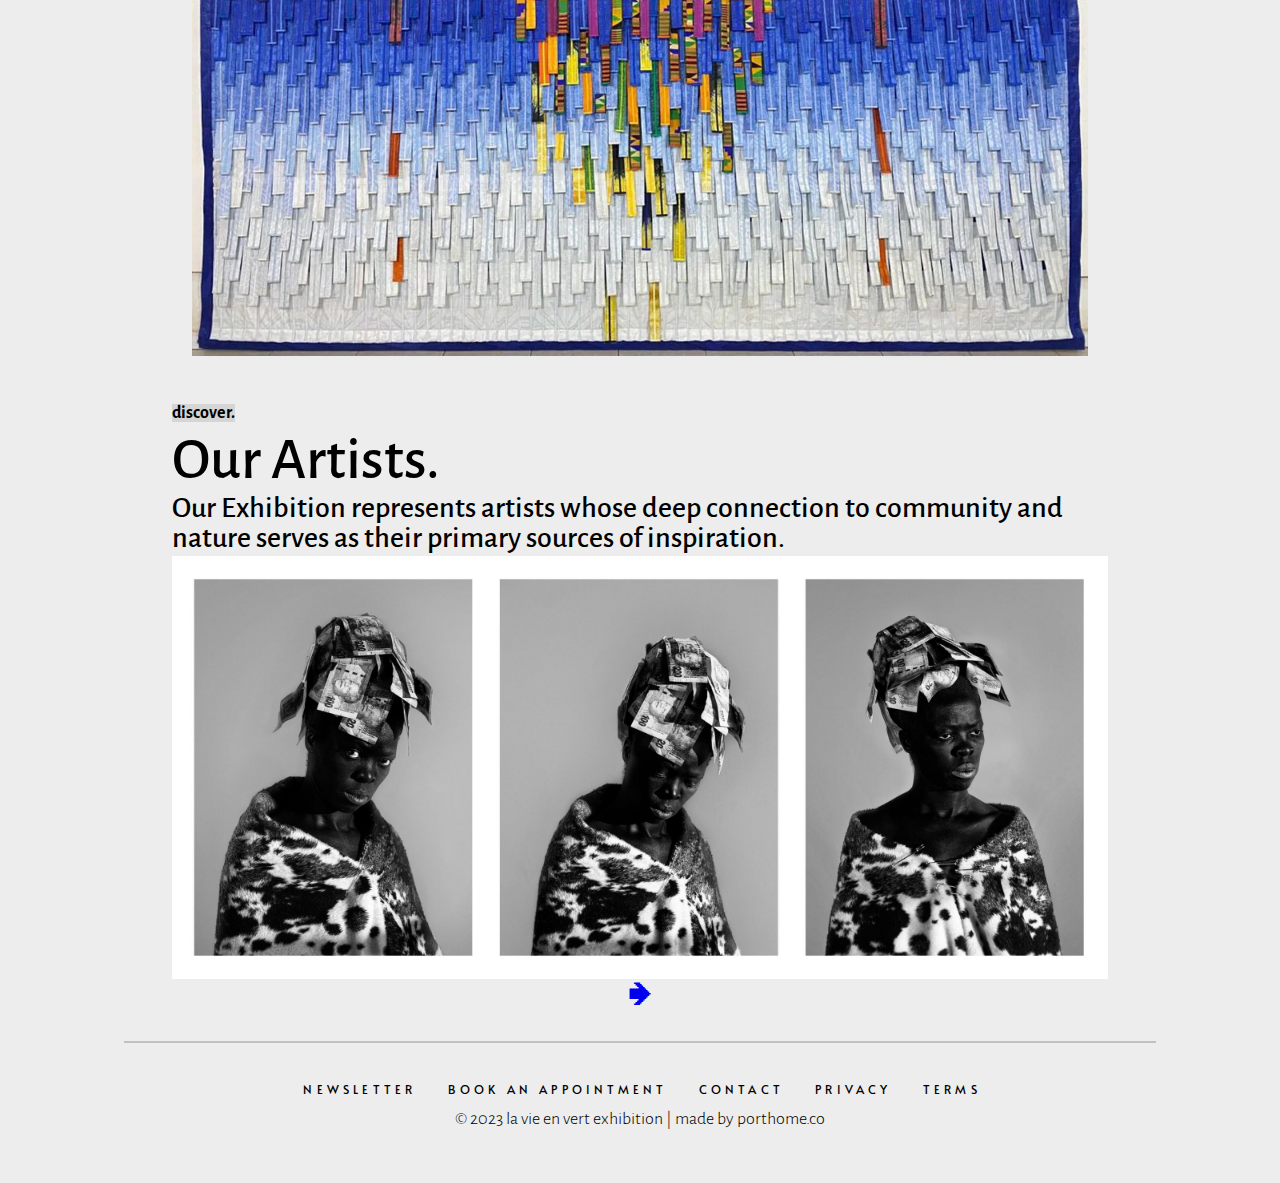
<file: gallery.html>
<!DOCTYPE HTML>
<html lang="en">
	<head>
		<title>Gallery</title>
		<meta charset="utf-8" />
		<meta name="viewport" content="width=device-width,initial-scale=1" />
		<meta name="color-scheme" content="light only" />
		<meta name="description" content="Gallery" />
		<meta property="og:type" content="website" />
		<meta property="og:description" content="Gallery" />
		<link href="https://fonts.googleapis.com/css2?display=swap&family=Alata:ital,wght@0,400;1,400&family=Alegreya+Sans:ital,wght@0,300;0,400;0,500;0,700;1,300;1,400;1,500;1,700" rel="stylesheet" type="text/css" />
		<link rel="stylesheet" href="stylegallery.css" />
	</head>
	<body>
		<div id="wrapper">
			<div id="main">
				<div class="inner">
					<div id="container06" class="style2 container default">
						<div class="wrapper">
							<div class="inner">
								<div id="image03" class="image">
									<a href="home.html" class="frame"><img src="Images/brandicon.png"/></a>
								</div>
								<ul id="buttons01" class="style1 buttons">
									<li>
										<a href="artists.html" class="button n01">artists</a>
									</li><li>
										<a href="gallery.html" class="button n02">gallery</a>
									</li><li>
										<a href="events.html" class="button n03">events</a>
									</li><li>
										<a href="contact.html" class="button n04">contact</a>
									</li>
								</ul>
								<h1 id="text01">GALLERY</h1>
							</div>
						</div>
					</div>




					<div id="container02" class="style5 container default">
						<div class="wrapper">
							<div class="inner">
								<p id="text02" class="style7"><mark><strong>About.</strong></mark></p>
								<h2 id="text02" class="style11">The Gallery</h2>
								<hr id="divider04" class="style1">
								<p id="text02" class="style12">La Vie en Vert Exhibition is an art gallery and multidisciplinary space based in the Arts District of Los Angeles, California, United States. It comprises the appreciation of community and nature in translating into artistic expressions which defines the gallery's mission, curation, and aesthetics.</p>
								<div id="image10" class="style1 image">
									<a href="home.html" class="frame"><img src="Images/galleryimage04.jpg" /></a>
								</div>
							</div>
						</div>
					</div>
					<div id="container02" class="style5 container default">
						<div class="wrapper">
							<div class="inner">
								<p id="text02" class="style7"><mark><strong>Inspiration.</strong></mark></p>
								<h2 id="text02" class="style11">A Primal Force.</h2>
								<hr id="divider06" class="style1">
								<p id="text02" class="style12">A visit to Easter Island was the starting point and primary inspiration for the development of the early concept of La Vie en Vert Exhibition.</p>
								<p id="text02" class="style12">The remote island’s rich history and how ancient forms of art have always acted as a powerful transformation tool for humankind profoundly inspired the founders throughout the creative process.</p>
								<div id="image02" class="style1 image">
									<a href="events.html" class="frame"><img src="Images/galleryimage02.jpg"/></a>
								</div>
								<p id="text02" class="style12">The result is a constant attempt to artistically portray the relationship between people and nature — from observing humanity’s primordial cultures and its complete integration with the environment to the contemporary efforts to make sense of this relationship today.</p>
								<p id="text02" class="style12">La Vie en Vert Exhibition's concept relates to the land and oceans, our deeper soul, and all the inherited transformative power received from our most primitive ancestors. It is the ancient wisdom that is connected to the present and future through contemporary artistic expressions.</p>
							</div>
						</div>
					</div>
					<div id="container02" class="style5 container default">
						<div class="wrapper">
							<div class="inner">
								<p id="text02" class="style7"><mark><strong>Works.</strong></mark></p>
								<h2 id="text02" class="style11">Community & Nature.</h2>
								<hr id="divider08" class="style1">
								<p id="text02" class="style12">The gallery represents artists whose deep connection to nature serves as their primary source of inspiration. By using natural materials or promoting discussions on the subject, they contribute to reimagining this crucial but endangered bond with Earth.</p>
								<p id="text02" class="style12">These artists are particularly focused on their processes, which are often challenging and sometimes defy traditional practices and techniques. The results frequently blur the lines between media and the established boundaries of art, craft, and design.</p>
								<div id="image04" class="style1 image">
									<a href="events.html" class="frame"><img src="Images/galleryimage03.jpg" /></a>
								</div>
							</div>
						</div>
					</div>
					<div id="container02" class="style5 container default">
						<div class="wrapper">
							<div class="inner">
								<p id="text02" class="style7"><mark><strong>Discover.</strong></mark></p>
								<h2 id="text02" class="style11">Our Artists.</h2>
								<p id="text02" class="style12">Our Exhibition represents artists whose deep connection to community and nature serves as their primary sources of inspiration.</p>
								<div id="image01" class="style2 image">
									<a href="events.html" class="frame"><img src="Images/galleryimage01.jpg"/></a>
								</div>
								<p id="text03"><a href="artists.html">🢂</a></p>
							</div>
						</div>
					</div>
					<hr id="divider02" class="style1">
					<div id="container01" class="style3 container default">
						<div class="wrapper">
							<div class="inner">
								<ul id="buttons01" class="style2 buttons">
									
									<li>
										<a href="contact.html" class="button n01">newsletter</a>
									</li><li>
										<a href="contact.html" class="button n02">book an appointment</a>
									</li><li>
										<a href="contact.html" class="button n03">contact</a>
									</li><li>
										<a href="contact.html" class="button n04">privacy</a>
									</li><li>
										<a href="contact.html" class="button n05">terms</a>
									</li>
								</ul>
								<p id="text02" class="style2">© 2023 la vie en vert exhibition | made by Porthome.co</p>
							</div>
						</div>
					</div>
				</div>
			</div>
		</div>
	</body>
</html>
</file>
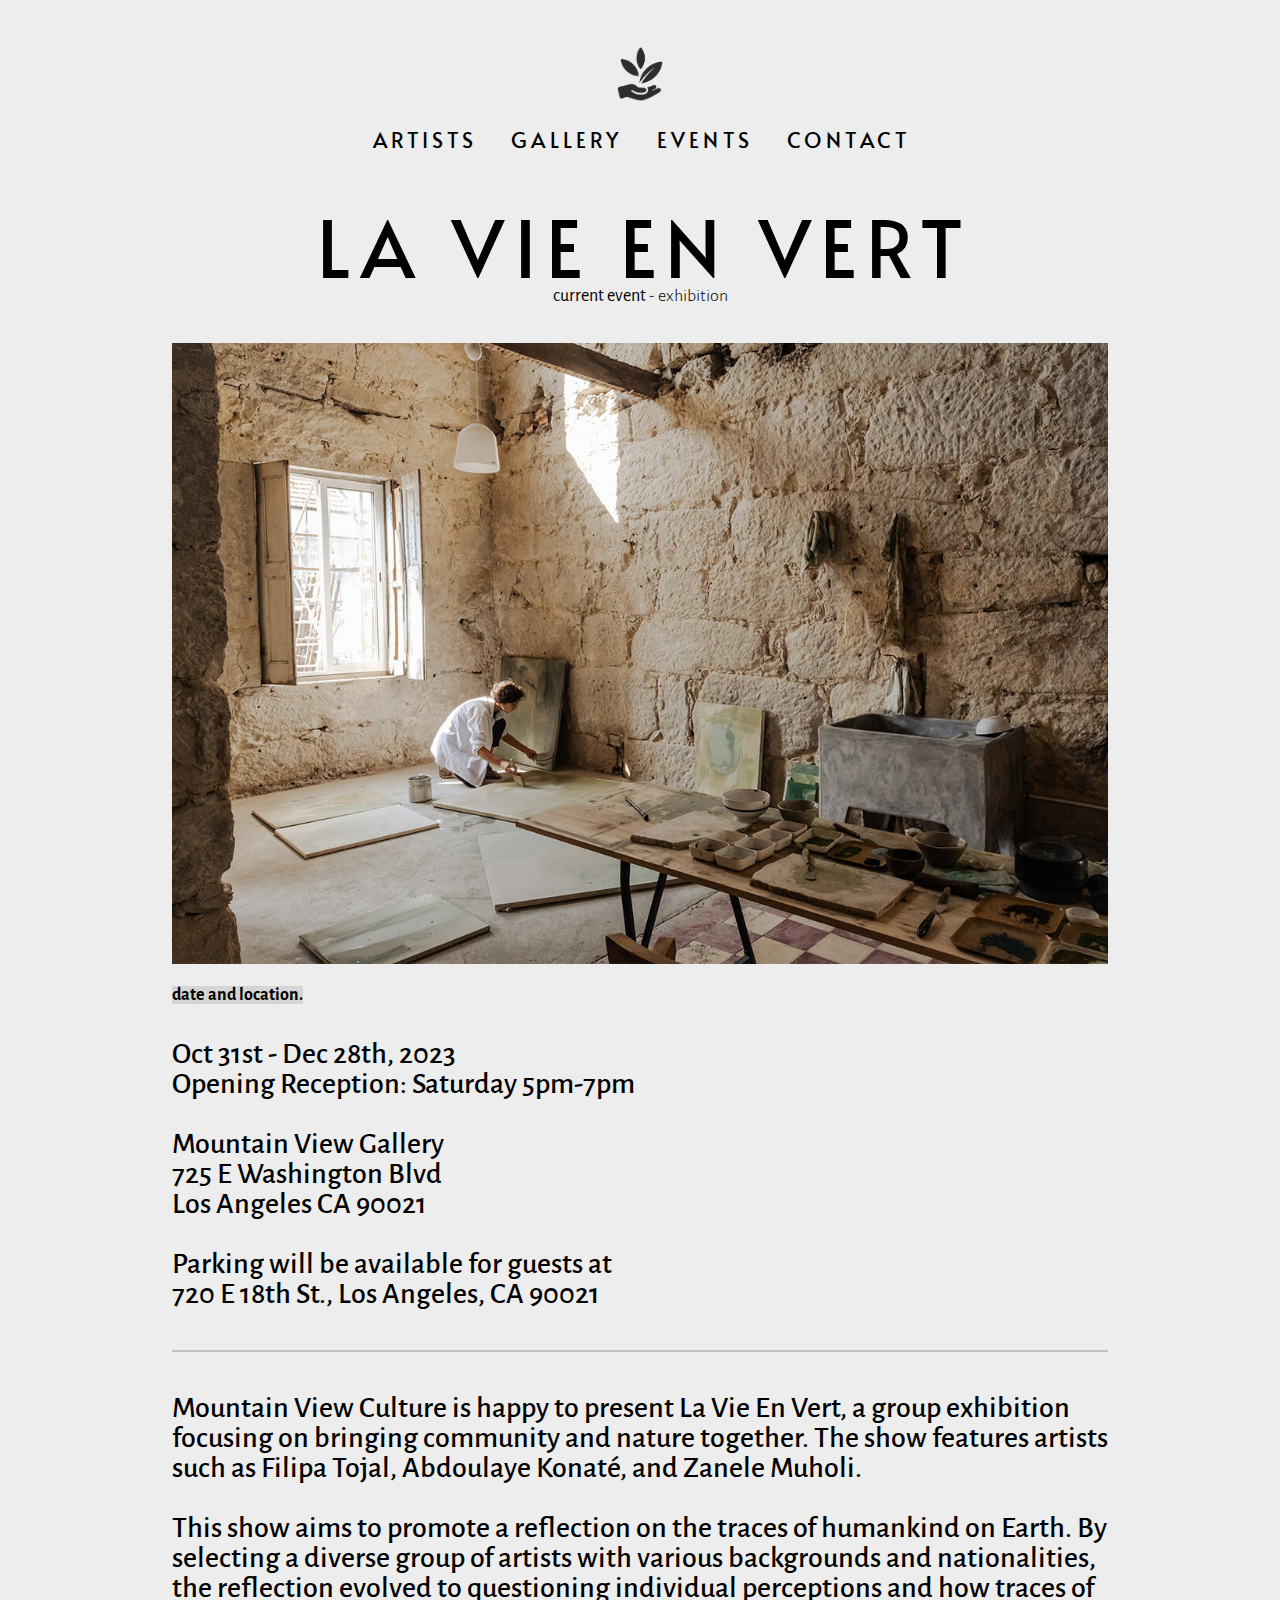
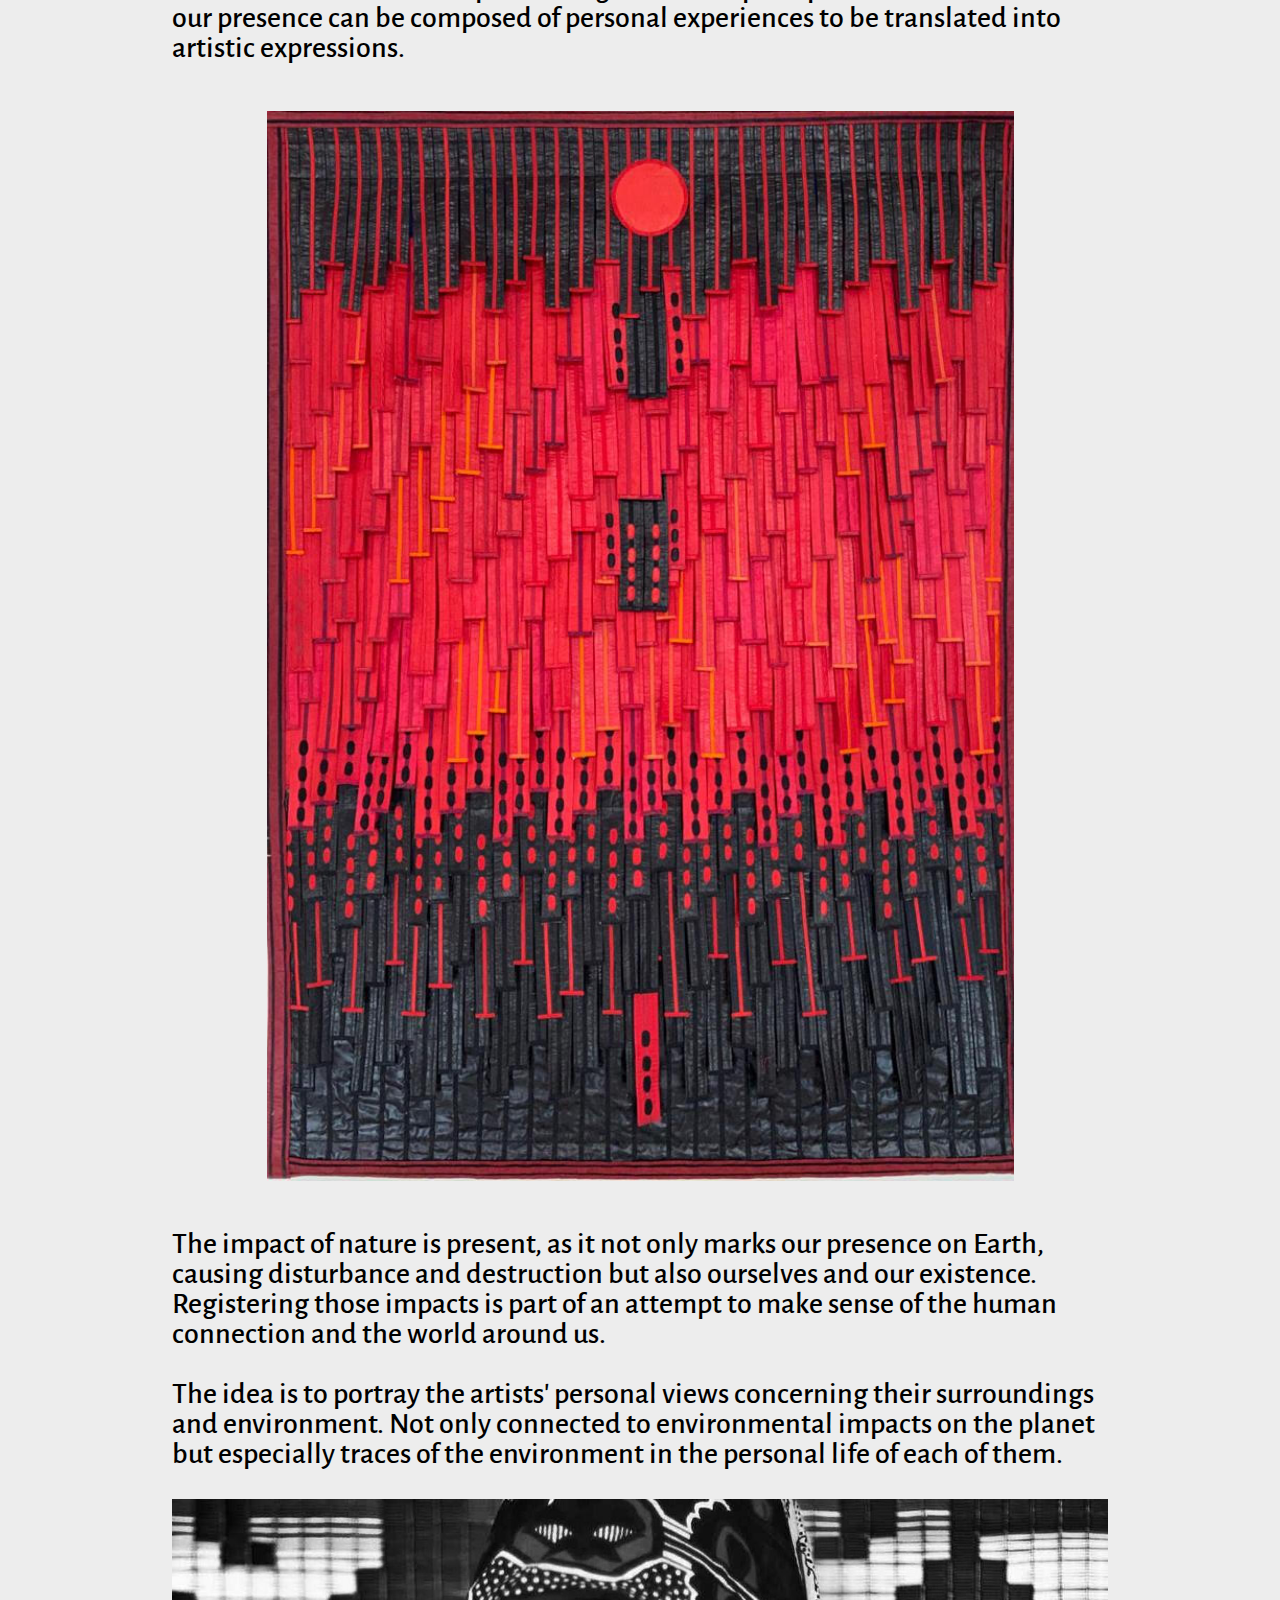
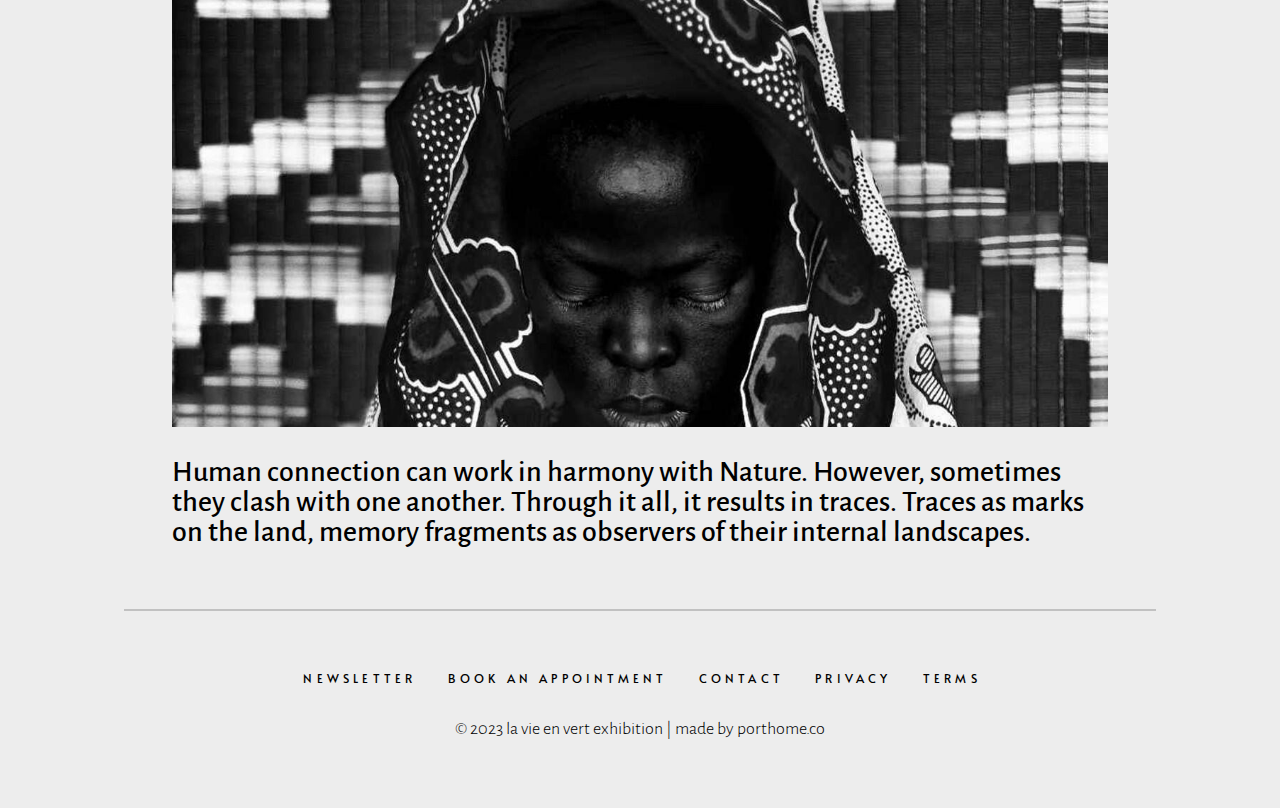
<file: home.html>
<!DOCTYPE HTML>
<html lang="en">
	<head>
		<title>HOME</title>
		<meta charset="utf-8" />
		<meta name="viewport" content="width=device-width,initial-scale=1" />
		<meta name="color-scheme" content="light only" />
		<meta name="description" content="home" />
		<meta property="og:type" content="website" />
		<meta property="og:description" content="home" />
		<link href="https://fonts.googleapis.com/css2?display=swap&family=Alata:ital,wght@0,400;1,400&family=Alegreya+Sans:ital,wght@0,300;0,400;0,500;0,700;1,300;1,400;1,500;1,700" rel="stylesheet" type="text/css" />
		<link rel="stylesheet" href="stylehome.css" />
	</head>
	<body>
		<body>
			<div id="wrapper">
				<div id="main">
					<div class="inner">
						<div id="container01" class="style2 container default">
							<div class="wrapper">
								<div class="inner">
									<div id="image03" class="image">
										<a href="home.html" class="frame"><img src="Images/brandicon.png"/></a>
									</div>
									<ul id="buttons02" class="style1 buttons">
										<li>
											<a href="artists.html" class="button n01">artists</a>
										</li><li>
											<a href="gallery.html" class="button n02">gallery</a>
										</li><li>
											<a href="events.html" class="button n03">events</a>
										</li><li>
											<a href="contact.html" class="button n04">contact</a>
										</li>
									</ul>
									<h1 id="text01">LA VIE EN VERT</h1>
								<p id="text02" class="style2"><strong>current event</strong> - exhibition</p>
								</div>
							</div>
						</div>
					<div id="container08" class="style5 container default">
						<div class="wrapper">
							<div class="inner">
								<div id="image10" class="style1 image">
									<a href="index2.html" class="frame"><img src="Images/homeimage01.jpg" /></a>
								</div>
								<p id="text02" class="style7"><mark><strong>Date and Location.</strong></mark></p>
								<p id="text02" class="style12"><span class="p">Oct 31st - Dec 28th, 2023<br>Opening Reception: Saturday 5pm-7pm</span></p>
								<p id="text02" class="style12"><span class="p">Mountain View Gallery<br>725 E Washington Blvd<br>Los Angeles CA 90021</span></p>
								<p id="text02" class="style12"><span class="p">Parking will be available for guests at<br>720 E 18th St., Los Angeles, CA 90021</span></p>
								<hr id="divider02" class="style1">
								<p id="text02" class="style12">Mountain View Culture is happy to present La Vie En Vert, a group exhibition focusing on bringing community and nature together. The show features artists such as Filipa Tojal, Abdoulaye Konaté, and Zanele Muholi.</p>
								<p id="text02" class="style12">This show aims to promote a reflection on the traces of humankind on Earth. By selecting a diverse group of artists with various backgrounds and nationalities, the reflection evolved to questioning individual perceptions and how traces of our presence can be composed of personal experiences to be translated into artistic expressions.</p>
							</div>
						</div>
					</div>
					<div id="container02" class="style5 container default">
						<div class="wrapper">
							<div class="inner">
								<div>
									<div id="image04" class="style2 image">
										<a href="home.html" class="frame"><img src="Images/homeimage02.jpg" ></a>
									</div>
								</div>
								
							</div>
						</div>
					</div>
					<div id="container02" class="style5 container default">
						<div class="wrapper">
							<div class="inner">
								<p id="text02" class="style12">The impact of nature is present, as it not only marks our presence on Earth, causing disturbance and destruction but also ourselves and our existence. Registering those impacts is part of an attempt to make sense of the human connection and the world around us.</p>
								<p id="text02" class="style12">The idea is to portray the artists' personal views concerning their surroundings and environment. Not only connected to environmental impacts on the planet but especially traces of the environment in the personal life of each of them.</p>
								<div id="image02" class="style1 image">
									<a href="home.html" class="frame"><img src="Images/homeimage04.jpg"/></a>
								</div>
								<p id="text02" class="style12">Human connection can work in harmony with Nature. However, sometimes they clash with one another. Through it all, it results in traces. Traces as marks on the land, memory fragments as observers of their internal landscapes. </p>
							</div>
						</div>
					</div>
					<hr id="divider02" class="style1">
					<div id="container01" class="style3 container default">
						<div class="wrapper">
							<div class="inner">
								<ul id="buttons01" class="style2 buttons">
									
									<li>
										<a href="contact.html" class="button n01">newsletter</a>
									</li><li>
										<a href="contact.html" class="button n02">book an appointment</a>
									</li><li>
										<a href="contact.html" class="button n03">contact</a>
									</li><li>
										<a href="contact.html" class="button n04">privacy</a>
									</li><li>
										<a href="contact.html" class="button n05">terms</a>
									</li>
								</ul>
								<p id="text02" class="style2">© 2023 la vie en vert exhibition | made by Porthome.co</p>
							</div>
						</div>
					</div>
				</div>
			</div>
		</div>
	</body>
</html>
</file>
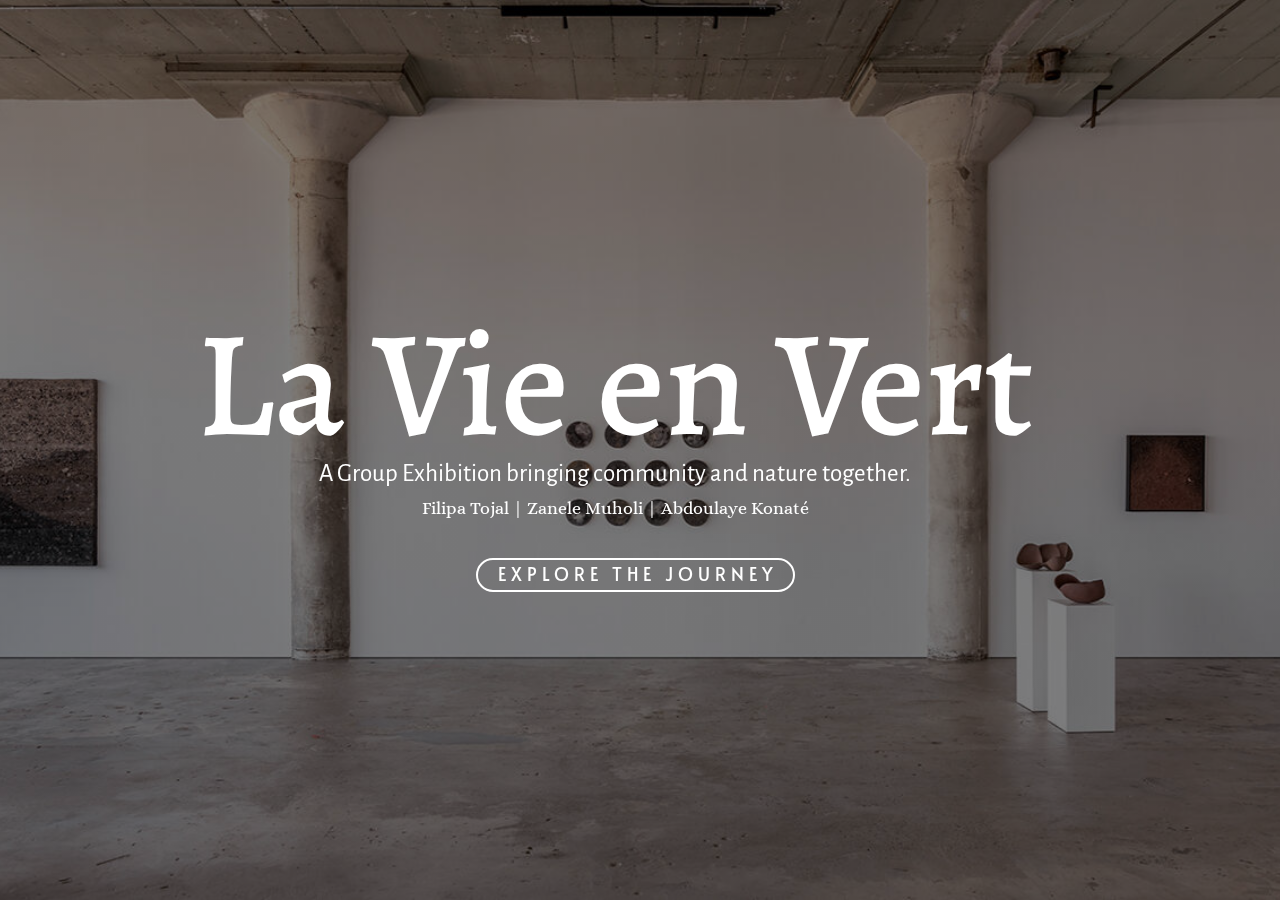
<file: index2.html>
<!DOCTYPE HTML>
<html lang="en">
	<head>
		<title>Splash</title>
		<meta charset="utf-8" />
		<meta name="viewport" content="width=device-width,initial-scale=1" />
		<meta name="color-scheme" content="light only" />
		<meta name="description" content="Splash" />
		<meta property="og:site_name" content="Splash" />
		<meta property="og:description" content="Splash" />
		<link href="https://fonts.googleapis.com/css2?display=swap&family=Alegreya:ital,wght@0,500;1,500&family=Alegreya+Sans:ital,wght@0,400;1,400&family=Alice:ital,wght@0,400;1,400&family=Alata:ital,wght@0,400;1,400" rel="stylesheet" type="text/css" />
		<link rel="stylesheet" href="styleindex2.css" />
	</head>
	<body>
		<div id="wrapper">
			<div id="main">
				<div class="inner">
					<div id="container01" class="style1 container default">
						<div class="wrapper">
							<div class="inner">
								<h1 id="text02">La Vie en Vert</h1>
								<p id="text01">A Group Exhibition bringing community and nature together.</p>
								<p id="text03">Filipa Tojal | Zanele Muholi | Abdoulaye Konaté</p>
								<hr id="divider01" class="style2">
								<ul id="buttons01" class="style1 buttons">
									<li>
										<a href="home.html" class="button n01">Explore The Journey</a>
									</li>
								</ul>
							</div>
						</div>
					</div>
				</div>
			</div>
		</div>
	</body>
</html>

<!--
    PROJECT 3 LINKS
    https://trello.com/b/Se0E7Nq6/project-3-tracksheet
    https://www.figma.com/file/CJsdleB3l8LduBb3PXxE9h/Project-3-Prototype?type=design&node-id=0-1&mode=design&t=S6M8xLn8KyJKSWp3-0

-->
</file>
<file: styleindex.css>
*, *:before, *:after {
	box-sizing: border-box;
}

:root {
	--background-height: 100vh;
	--site-language-alignment: left;
	--site-language-indent-left: 1;
	--viewport-height: 100vh;
}

body {
	line-height: 1.0;
	min-height: var(--viewport-height);
	min-width: 320px;
	overflow-x: hidden;
	word-wrap: break-word;
	background-color: #303030;
}

html {
	font-size: 21pt;
}

u {
	text-decoration: underline;
}

ul {
	list-style: none; 
} 

strong {
	color: inherit;
	font-weight: bolder;
}

code {
	background-color: rgba(144,144,144,0.25);
	border-radius: 0.25em;
	font-family: 'Lucida Console', 'Courier New', monospace;
	font-size: 0.9em;
	font-weight: normal;
	letter-spacing: 0;
	margin: 0 0.25em;
	padding: 0.25em 0.5em;
	text-indent: 0;
}

mark {
	background-color: rgba(144,144,144,0.25);
}

a {
	color: inherit;
	text-decoration: underline;
	transition: color 0.25s ease;
}

hr {
	align-items: center;
	border: 0;
	display: flex;
	justify-content: var(--flex-alignment);
	min-height: 1rem;
	padding: 0;
	position: relative;
	width: 100%;
}

hr:before {
	content: '';
}

#divider01:before {
	width: 4rem;
	background-color: #FFFFFF;
	height: 1px;
	border-radius: 0px;
}

#wrapper {
	display: flex;
	flex-direction: column;
	justify-content: center;
	min-height: var(--viewport-height);
	position: relative;
	z-index: 2;
}

#main {
	--alignment: center;
	--flex-alignment: center;
	--indent-left: 1;
	--indent-right: 1;
	align-items: center;
	display: flex;
	justify-content: center;
	max-width: 100%;
	position: relative;
	text-align: var(--alignment);
}

#main > .inner {
	--padding-horizontal: 3rem;
	--padding-vertical: 3rem;
	--spacing: 0.875rem;
	--width: 40rem;
	max-width: 100%;
	position: relative;
	width: var(--width);
	z-index: 1;
	padding: var(--padding-vertical) var(--padding-horizontal);
}

.buttons {
	cursor: default;
	display: flex;
	justify-content: var(--flex-alignment);
	letter-spacing: 0;
	padding: 0;
}

.buttons li {
	max-width: 100%;
}

.buttons li a {
	align-items: center;
	justify-content: center;
	max-width: 100%;
	text-align: center;
	text-decoration: none;
	vertical-align: middle;
	white-space: nowrap;
}

.buttons.style1 {
	justify-content: flex-end;
	gap: 0.125rem;
	flex-direction: row;
	flex-wrap: wrap;
}

.buttons.style1 li a {
	display: inline-block;
	width: auto;
	height: 1rem;
	line-height: calc(1rem - 2px);
	padding: 0 0.5rem;
	vertical-align: middle;
	font-family: 'Arial', sans-serif;
	font-size: 0.5em;
	font-weight: 400;
	border-radius: 2.5rem;
	direction: var(--site-language-direction);
}

.buttons.style1 .button {
	color: #FFFFFF;
	border: solid 1px transparent;
}

.buttons.style2 {
	justify-content: flex-start;
	gap: 0.125rem;
	flex-direction: row;
	flex-wrap: wrap;
}

.buttons.style2 li a {
	display: inline-block;
	width: auto;
	height: 1rem;
	line-height: calc(1rem - 2px);
	padding: 0 0.5rem;
	vertical-align: middle;
	font-family: 'Arial', sans-serif;
	font-size: 0.5em;
	font-weight: 400;
	border-radius: 2.5rem;
	direction: var(--site-language-direction);
}

.buttons.style2 .button {
	color: #FFFFFF;
	border: solid 1px transparent;
}

h1, h2, h3, p {
	direction: var(--site-language-direction);
	position: relative;
}

h1 span.p, h2 span.p, h3 span.p, p span.p {
	display: block;
	position: relative;
}

h1.style1, h2.style1, h3.style1, p.style1 {
	text-align: left;
	color: #FFFFFF;
	font-family: 'Arial', sans-serif;
	font-size: 0.875em;
	line-height: 1.5;
	font-weight: 700;
}

h1.style2, h2.style2, h3.style2, p.style2 {
	text-align: left;
	color: #FFFFFF;
	font-family: 'Arial', sans-serif;
	font-size: 0.875em;
	line-height: 1.5;
	font-weight: 400;
}

h1.style3, h2.style3, h3.style3, p.style3 {
	text-align: left;
	color: #FFFFFF;
	font-family: 'Arial', sans-serif;
	font-size: 0.625em;
	line-height: 1.5;
	font-weight: 400;
}

h1.style4, h2.style4, h3.style4, p.style4 {
	text-align: right;
	color: #FFFFFF;
	font-family: 'Arial', sans-serif;
	font-size: 0.5em;
	line-height: 1.5;
	font-weight: 400;
}

h1.style5, h2.style5, h3.style5, p.style5 {
	text-align: left;
	color: #FFFFFF;
	font-family: 'Arial', sans-serif;
	padding-left: 1rem;
	padding-right: 0;
	font-size: 0.625em;
	line-height: 1.5;
	font-weight: 400;
}

h1.style6, h2.style6, h3.style6, p.style6 {
	text-align: left;
	color: #FFFFFF;
	font-family: 'Arial', sans-serif;
	padding-left: 2.375rem;
	padding-right: 0;
	font-size: 0.625em;
	line-height: 1.5;
	font-weight: 400;
}

.container {
	position: relative;
}

.container > .wrapper {
	vertical-align: top;
	position: relative;
	max-width: 100%;
	border-radius: inherit;
}

.container > .wrapper > .inner {
	vertical-align: top;
	position: relative;
	max-width: 100%;
	border-radius: inherit;
	text-align: var(--alignment);
}

.container.style1 > .wrapper {
	display: inline-block;
	width: 75rem;
	background-color: #454545;
}

.container.style2 > .wrapper {
	display: inline-block;
	width: 75rem;
	background-color: #454545;
}

.container.style1 > .wrapper > .inner {
	--gutters: 2rem;
	--padding-horizontal: 0.875rem;
	--padding-vertical: 0.375rem;
	padding: var(--padding-vertical) var(--padding-horizontal);
}

.container.style2 > .wrapper > .inner {
	--gutters: 2rem;
	--padding-horizontal: 0.375rem;
	--padding-vertical: 0.375rem;
	padding: var(--padding-vertical) var(--padding-horizontal);
}
</file>
<file: styleartists.css>
*, *:before, *:after {
	box-sizing: border-box;
}

:root {
	--background-height: 100vh;
	--site-language-alignment: left;
	--site-language-indent-left: 1;
	--viewport-height: 100vh;
}

body {
	line-height: 1.0;
	min-height: var(--viewport-height);
	min-width: 320px;
	word-wrap: break-word;
	background-color: #EDEDED;
}

html {
	font-size: 18pt;
}

u {
	text-decoration: underline;
}

ul {
	list-style: none;
}

strong {
	color: inherit;
	font-weight: bolder;
}

code {
	background-color: rgba(144,144,144,0.25);
	border-radius: 0.25em;
	font-family: 'Lucida Console', 'Courier New', monospace;
	font-size: 0.9em;
	font-weight: normal;
	letter-spacing: 0;
	margin: 0 0.25em;
	padding: 0.25em 0.5em;
	text-indent: 0;
}

mark {
	background-color: rgba(144,144,144,0.25);
}

hr {
	align-items: center;
	border: 0;
	display: flex;
	justify-content: var(--flex-alignment);
	min-height: 1rem;
	padding: 0;
	position: relative;
	width: 100%;
}

hr:before {
	content: '';
}

hr.style1:before {
	width: 100%;
	background-color: rgba(97,97,97,0.31);
	height: 2px;
	border-radius: 0px;
}

#text01 {
	text-align: center;
	color: #000000;
	font-family: 'Alata', sans-serif;
	letter-spacing: 0.4rem;
	width: calc(100% + 0.4rem);
	font-size: 3.25em;
	line-height: 1;
	font-weight: 400;
	margin-bottom: -20px;
}

#text06 {
	text-align: right;
	color: #000000;
	font-family: 'Alegreya Sans', sans-serif;
	font-size: 0.875em;
	line-height: 1;
	font-weight: 500;
}

#text05 {
	text-align: left;
	text-transform: uppercase;
	color: #000000;
	font-family: 'Alegreya Sans', sans-serif;
	font-size: 2.5em;
	line-height: 1;
	font-weight: 500;
	margin-bottom: -20px;
}

#text21 {
	text-align: left;
	text-transform: lowercase;
	color: #000000;
	font-family: 'Alegreya Sans', sans-serif;
	font-size: 0.75em;
	line-height: 1.5;
	font-weight: 500;
}

#wrapper {
	align-items: center;
	display: flex;
	flex-direction: column;
	justify-content: center;
	min-height: var(--viewport-height);
	overflow: hidden;
	position: relative;
	z-index: 2;
}

#main {
	--alignment: center;
	--flex-alignment: center;
	--indent-left: 1;
	--indent-right: 1;
	align-items: center;
	display: flex;
	justify-content: center;
	max-width: 100%;
	position: relative;
	text-align: var(--alignment);
	z-index: 1;
}

#main > .inner {
	--padding-horizontal: 3rem;
	--padding-vertical: 1.375rem;
	--spacing: 0.75rem;
	--width: 49rem;
	max-width: 100%;
	position: relative;
	width: var(--width);
	z-index: 1;
	padding: var(--padding-vertical) var(--padding-horizontal);
}

.buttons {
	cursor: default;
	display: flex;
	justify-content: var(--flex-alignment);
	letter-spacing: 0;
	padding: 0;
}

.buttons li {
	max-width: 100%;
}

.buttons li a {
	align-items: center;
	justify-content: center;
	max-width: 100%;
	text-align: center;
	text-decoration: none;
	vertical-align: middle;
	white-space: nowrap;
}

.buttons.style1 {
	flex-direction: row;
	flex-wrap: wrap;
}

.buttons.style1 li a {
	display: inline-block;
	width: auto;
	height: 1.25rem;
	line-height: 1.25rem;
	padding: 0 0.625rem;
	vertical-align: middle;
	text-transform: uppercase;
	font-family: 'Alata', sans-serif;
	letter-spacing: 0.175rem;
	padding-left: calc(0.175rem + 0.625rem);
	font-size: 0.875em;
	font-weight: 400;
	border-radius: 0rem;
	direction: var(--site-language-direction);
}

.buttons.style2 {
	gap: 0rem;
	flex-direction: row;
	flex-wrap: wrap;
}

.buttons.style2 li a {
	display: inline-block;
	width: auto;
	height: 1.125rem;
	line-height: 1.125rem;
	padding: 0 0.5625rem;
	vertical-align: middle;
	text-transform: uppercase;
	font-family: 'Alata', sans-serif;
	letter-spacing: 0.175rem;
	padding-left: calc(0.175rem + 0.5625rem);
	font-size: 0.5em;
	font-weight: 400;
	border-radius: 0rem;
	direction: var(--site-language-direction);
}

.buttons.style2 .button {
	background-color: transparent;
	color: #000000;
}

h1, h2, h3, p {
	direction: var(--site-language-direction);
	position: relative;
}

h1 span.p, h2 span.p, h3 span.p, p span.p {
	display: block;
	position: relative;
}

h1.style2, h2.style2, h3.style2, p.style2 {
	text-align: center;
	text-transform: lowercase;
	color: #000000;
	font-family: 'Alegreya Sans', sans-serif;
	font-size: 0.75em;
	line-height: 1.5;
	font-weight: 300;
}

h1.style3, h2.style3, h3.style3, p.style3 {
	text-align: center;
	color: #000000;
	font-family: 'Alata', sans-serif;
	letter-spacing: 0.4rem;
	width: calc(100% + 0.4rem);
	font-size: 3.25em;
	line-height: 1;
	font-weight: 400;
}

h1.style7, h2.style7, h3.style7, p.style7 {
	text-align: left;
	text-transform: lowercase;
	color: #000000;
	font-family: 'Alegreya Sans', sans-serif;
	font-size: 0.75em;
	line-height: 1.5;
	font-weight: 500;
}

h1.style11, h2.style11, h3.style11, p.style11 {
	text-align: left;
	text-transform: uppercase;
	color: #000000;
	font-family: 'Alegreya Sans', sans-serif;
	font-size: 2.5em;
	line-height: 1;
	font-weight: 500;
}

h1.style12, h2.style12, h3.style12, p.style12 {
	text-align: left;
	color: #000000;
	font-family: 'Alegreya Sans', sans-serif;
	font-size: 1.25em;
	line-height: 1;
	font-weight: 500;
}

h1.style13, h2.style13, h3.style13, p.style13 {
	text-align: right;
	text-transform: uppercase;
	color: #000000;
	font-family: 'Alegreya Sans', sans-serif;
	font-size: 2.5em;
	line-height: 1;
	font-weight: 500;
}

h1.style14, h2.style14, h3.style14, p.style14 {
	text-align: right;
	text-transform: lowercase;
	color: #000000;
	font-family: 'Alegreya Sans', sans-serif;
	font-size: 0.75em;
	line-height: 1.5;
	font-weight: 500;
}

a:link {
    text-decoration: none;
}

a:visited {
    text-decoration: none;
}

a:hover {
    text-decoration: none;
}

a:active {
    text-decoration: none;
}

.image {
	display: block;
	max-width: 100%;
	position: relative;
}

.image .frame {
	display: inline-block;
	max-width: 100%;
	overflow: hidden;
	vertical-align: top;
	width: 100%;
}

.image .frame img {
	max-width: 100%;
	vertical-align: top;
	width: inherit;
}

.image.full .frame {
	display: block;
}

#image03 .frame {
	width: 2.25rem;
}

#image02 {
	text-align: right;
}

#image02 .frame {
	width: 12.375rem;
}

#image04 {
	text-align: left;
}

#image04 .frame {
	width: 12.375rem;
}

#image01 {
	text-align: right;
}

#image01 .frame {
	width: 12.375rem;
}

.buttons.style1 .button {
	background-color: transparent;
	color: #000000;
}

.image.style1 .frame {
	width: 40.875rem;
}

.image.style2 {
	text-align: center;
}

.image.style2 .frame {
	width: 39rem;
}

.container {
	position: relative;
}

.container > .wrapper {
	vertical-align: top;
	position: relative;
	max-width: 100%;
	border-radius: inherit;
}

.container > .wrapper > .inner {
	vertical-align: top;
	position: relative;
	max-width: 100%;
	border-radius: inherit;
	text-align: var(--alignment);
}

.container.style2 {
	--alignment: center;
	--flex-alignment: center;
	--indent-left: 1;
	--indent-right: 1;
}

.container.style2 > .wrapper {
	display: block;
	margin: 0 auto 0 auto;
	width: 50rem;
	background-color: transparent;
}

.container.style2 > .wrapper > .inner {
	--gutters: 2rem;
	--padding-horizontal: 0.375rem;
	--padding-vertical: 0.25rem;
	--spacing: 0.125rem;
	padding: var(--padding-vertical) var(--padding-horizontal);
}

.container.style3 {
	--alignment: center;
	--flex-alignment: center;
	--indent-left: 1;
	--indent-right: 1;
}

.container.style3 > .wrapper {
	display: block;
	margin: 0 auto 0 auto;
	width: 50rem;
	background-color: transparent;
}

.container.style3 > .wrapper > .inner {
	--gutters: 2.125rem;
	--padding-horizontal: 0.75rem;
	--padding-vertical: 0.25rem;
	--spacing: 0.125rem;
	padding: var(--padding-vertical) var(--padding-horizontal);
}

.container.style5.columns > .wrapper > .inner > *:first-child {
	margin-left: calc(var(--gutters) * -1);
}

.container.style5 {
	--alignment: center;
	--flex-alignment: center;
	--indent-left: 1;
	--indent-right: 1;
}

.container.style5 > .wrapper {
	display: block;
	margin: 0 auto 0 auto;
	width: 50rem;
	background-color: transparent;
}

.container.style5 > .wrapper > .inner {
	--gutters: 3rem;
	--padding-horizontal: 2rem;
	--padding-vertical: 0.375rem;
	--spacing: 0.125rem;
	padding: var(--padding-vertical) var(--padding-horizontal);
}

.container.style5.default > .wrapper > .inner > * {
	margin-bottom: var(--spacing);
	margin-top: var(--spacing);
}

.container.style5.columns > .wrapper > .inner {
	flex-wrap: wrap;
	display: flex;
	align-items: center;
}

.container.style5.columns > .wrapper > .inner > * {
	max-width: 100%;
	text-align: var(--alignment);
	padding: 0 0 0 var(--gutters);
}
</file>
<file: styleevents.css>
*, *:before, *:after {
	box-sizing: border-box;
}

:root {
	--background-height: 100vh;
	--site-language-alignment: left;
	--site-language-indent-left: 1;
	--viewport-height: 100vh;
}

body {
	line-height: 1.0;
	min-height: var(--viewport-height);
	min-width: 320px;
	word-wrap: break-word;
	background-color: #EDEDED;
}

html {
	font-size: 18pt;
}

u {
	text-decoration: underline;
}

ul {
	list-style: none;
}

strong {
	color: inherit;
	font-weight: bolder;
}

code {
	background-color: rgba(144,144,144,0.25);
	border-radius: 0.25em;
	font-family: 'Lucida Console', 'Courier New', monospace;
	font-size: 0.9em;
	font-weight: normal;
	margin: 0 0.25em;
	padding: 0.25em 0.5em;
	text-indent: 0;
}

mark {
	background-color: rgba(144,144,144,0.25);
}

hr {
	align-items: center;
	border: 0;
	display: flex;
	justify-content: var(--flex-alignment);
	min-height: 1rem;
	padding: 0;
	position: relative;
	width: 100%;
}

hr:before {
	content: '';
}

hr.style1:before {
	width: 100%;
	background-color: rgba(97,97,97,0.31);
	height: 2px;
	border-radius: 0px;
}

#text01 {
	text-align: center;
	color: #000000;
	font-family: 'Alata', sans-serif;
	letter-spacing: 0.4rem;
	width: calc(100% + 0.4rem);
	font-size: 3.25em;
	line-height: 1;
	font-weight: 400;
	margin-bottom: -20px;
}

#wrapper {
	align-items: center;
	display: flex;
	flex-direction: column;
	justify-content: center;
	min-height: var(--viewport-height);
	position: relative;
}

#main {
	--alignment: center;
	--flex-alignment: center;
	--indent-left: 1;
	--indent-right: 1;
	align-items: center;
	display: flex;
	justify-content: center;
	max-width: 100%;
	position: relative;
	text-align: var(--alignment);
}

#main > .inner {
	--padding-horizontal: 3rem;
	--padding-vertical: 1.375rem;
	--spacing: 0.75rem;
	--width: 49rem;
	max-width: 100%;
	position: relative;
	width: var(--width);
	z-index: 1;
	padding: var(--padding-vertical) var(--padding-horizontal);
}

.buttons {
	cursor: default;
	display: flex;
	justify-content: var(--flex-alignment);
}

.buttons li {
	max-width: 100%;
}

.buttons li a {
	align-items: center;
	justify-content: center;
	max-width: 100%;
	text-align: center;
	text-decoration: none;
	vertical-align: middle;
	white-space: nowrap;
}

.buttons.style1 {
	flex-direction: row;
	flex-wrap: wrap;
	margin-left:-40px;
}

.buttons.style1 li a {
	display: inline-block;
	width: auto;
	height: 1.25rem;
	line-height: 1.25rem;
	padding: 0 0.625rem;
	vertical-align: middle;
	text-transform: uppercase;
	font-family: 'Alata', sans-serif;
	letter-spacing: 0.175rem;
	padding-left: calc(0.175rem + 0.625rem);
	font-size: 0.875em;
	font-weight: 400;
	border-radius: 0rem;
	direction: var(--site-language-direction);
}

.buttons.style1 .button {
	background-color: transparent;
	color: #000000;
}

.buttons.style2 {
	flex-direction: row;
	flex-wrap: wrap;
}

.buttons.style2 li a {
	display: inline-block;
	width: auto;
	height: 1.125rem;
	line-height: 1.125rem;
	padding: 0 0.5625rem;
	vertical-align: middle;
	text-transform: uppercase;
	font-family: 'Alata', sans-serif;
	letter-spacing: 0.175rem;
	padding-left: calc(0.175rem + 0.5625rem);
	font-size: 0.5em;
	font-weight: 400;
	direction: var(--site-language-direction);
}

.buttons.style2 .button {
	background-color: transparent;
	color: #000000;
}

h1, h2, h3, p {
	direction: var(--site-language-direction);
	position: relative;
}

h1 span.p, h2 span.p, h3 span.p, p span.p {
	display: block;
	position: relative;
}

h1.style2, h2.style2, h3.style2, p.style2 {
	text-align: center;
	text-transform: lowercase;
	color: #000000;
	font-family: 'Alegreya Sans', sans-serif;
	font-size: 0.75em;
	line-height: 1.5;
	font-weight: 300;
}

h1.style3, h2.style3, h3.style3, p.style3 {
	text-align: center;
	color: #000000;
	font-family: 'Alata', sans-serif;
	letter-spacing: 0.4rem;
	width: calc(100% + 0.4rem);
	font-size: 3.25em;
	line-height: 1;
	font-weight: 400;
}

h1.style4, h2.style4, h3.style4, p.style4 {
	text-align: center;
	color: #000000;
	font-family: 'Alegreya Sans', sans-serif;
	font-size: 1.25em;
	line-height: 1;
	font-weight: 500;
}

h1.style8, h2.style8, h3.style8, p.style8 {
	text-align: center;
	text-transform: lowercase;
	color: #000000;
	font-family: 'Alegreya Sans', sans-serif;
	font-size: 0.625em;
	line-height: 1.5;
	font-weight: 300;
}

h1.style9, h2.style9, h3.style9, p.style9 {
	text-align: center;
	color: #000000;
	font-family: 'Alegreya Sans', sans-serif;
	font-size: 2.5em;
	line-height: 1;
	font-weight: 500;
}

h1.style10, h2.style10, h3.style10, p.style10 {
	text-align: center;
	color: #000000;
	font-family: 'Alegreya Sans', sans-serif;
	font-size: 1.625em;
	line-height: 1;
	font-weight: 500;
}

.image {
	display: block;
	max-width: 100%;
	position: relative;
}

.image .frame {
	display: inline-block;
	max-width: 100%;
	vertical-align: top;
	width: 100%;
}

.image .frame img {
	max-width: 100%;
	vertical-align: top;
	width: inherit;
}

.image.full .frame {
	display: block;
}

#image03 .frame {
	width: 2.25rem;
}

#image02 .frame {
	width: 23.25rem;
}

.image.style1 .frame {
	width: 12.75rem;
}

.container {
	position: relative;
}

.container > .wrapper {
	vertical-align: top;
	position: relative;
	max-width: 100%;
	border-radius: inherit;
}

.container > .wrapper > .inner {
	vertical-align: top;
	position: relative;
	max-width: 100%;
	border-radius: inherit;
	text-align: var(--alignment);
}

.container.style2 {
	--alignment: center;
	--flex-alignment: center;
	--indent-left: 1;
	--indent-right: 1;
}

.container.style2 > .wrapper {
	display: block;
	margin: 0 auto 0 auto;
	width: 50rem;
	background-color: transparent;
}

.container.style2 > .wrapper > .inner {
	--gutters: 2rem;
	--padding-horizontal: 0.75rem;
	--padding-vertical: 0.875rem;
	--spacing: 0.375rem;
	padding: var(--padding-vertical) var(--padding-horizontal);
}

.container.style1 {
	--alignment: center;
	--flex-alignment: center;
	--indent-left: 1;
	--indent-right: 1;
}

.container.style1 > .wrapper {
	display: block;
	margin: 0 auto 0 auto;
	width: 50rem;
	background-color: transparent;
}

.container.style1 > .wrapper > .inner {
	--gutters: 2rem;
	--padding-horizontal: 0.5rem;
	--padding-vertical: 0.75rem;
	--spacing: 0.5rem;
	padding: var(--padding-vertical) var(--padding-horizontal);
}

.container.style1.columns > .wrapper > .inner {
	flex-wrap: wrap;
	display: flex;
	align-items: center;
}

.container.style1.columns > .wrapper > .inner > * {
	max-width: 100%;
	text-align: var(--alignment);
	padding: 0 0 0 var(--gutters);
}

.container.style3 {
	--alignment: center;
	--flex-alignment: center;
	--indent-left: 1;
	--indent-right: 1;
}

.container.style3 > .wrapper {
	display: block;
	margin: 0 auto 0 auto;
	width: 50rem;
	background-color: transparent;
}

.container.style3 > .wrapper > .inner {
	--gutters: 2rem;
	--padding-horizontal: 0.75rem;
	--padding-vertical: 0.875rem;
	--spacing: 0.375rem;
	padding: var(--padding-vertical) var(--padding-horizontal);
}

.container.style3.columns > .wrapper > .inner {
	flex-wrap: wrap;
	display: flex;
	align-items: center;
}

.container.style3.columns > .wrapper > .inner > * {
	max-width: 100%;
	text-align: var(--alignment);
	padding: 0 0 0 var(--gutters);
}

.container.style3.columns > .wrapper > .inner > * > * {
	margin-bottom: var(--spacing);
	margin-top: var(--spacing);
}

.container.style3.columns > .wrapper > .inner > *:first-child {
	margin-left: calc(var(--gutters) * -1);
}

.container.style3.default > .wrapper > .inner > .full {
	margin-left: calc(var(--padding-horizontal) * -1);
	width: calc(100% + (var(--padding-horizontal) * 2) + 0.4725px);
}

#container03 > .wrapper > .inner > :nth-child(1) {
	width: calc(50% + (var(--gutters) / 2));
}

#container03 > .wrapper > .inner > :nth-child(2) {
	width: calc(50% + (var(--gutters) / 2));
}
</file>
<file: stylefilipa_togal.css>
*, *:before, *:after {
	box-sizing: border-box;
}

:root {
	--background-height: 100vh;
	--site-language-alignment: left;
	--site-language-indent-left: 1;
	--viewport-height: 100vh;
}

body {
	line-height: 1.0;
	min-height: var(--viewport-height);
	min-width: 320px;
	word-wrap: break-word;
	background-color: #EDEDED;
}

html {
	font-size: 18pt;
}

u {
	text-decoration: underline;
}

ul {
	list-style: none;
}

strong {
	color: inherit;
	font-weight: bolder;
}

code {
	background-color: rgba(144,144,144,0.25);
	border-radius: 0.25em;
	font-family: 'Lucida Console', 'Courier New', monospace;
	font-size: 0.9em;
	font-weight: normal;
	letter-spacing: 0;
	margin: 0 0.25em;
	padding: 0.25em 0.5em;
	text-indent: 0;
}

mark {
	background-color: rgba(144,144,144,0.25);
}

hr {
	align-items: center;
	border: 0;
	display: flex;
	justify-content: var(--flex-alignment);
	min-height: 1rem;
	padding: 0;
	position: relative;
	width: 100%;
}

hr:before {
	content: '';
}

hr.style1:before {
	width: 100%;
	background-color: rgba(97,97,97,0.31);
	height: 2px;
	border-radius: 0px;
}

#text01 {
	text-align: center;
	color: #000000;
	font-family: 'Alata', sans-serif;
	letter-spacing: 0.4rem;
	width: calc(100% + 0.4rem);
	font-size: 3.25em;
	line-height: 1;
	font-weight: 400;
	margin-bottom: -20px;
}

#text12 {
	text-align: left;
	text-transform: lowercase;
	color: #000000;
	font-family: 'Alegreya Sans', sans-serif;
	font-size: 0.75em;
	line-height: 1.5;
	font-weight: 500;
}

#text14 {
	text-align: left;
	text-transform: lowercase;
	color: #000000;
	font-family: 'Alegreya Sans', sans-serif;
	font-size: 0.75em;
	line-height: 1.5;
	font-weight: 500;
}

#text28 {
	text-align: left;
	text-transform: lowercase;
	color: #000000;
	font-family: 'Alegreya Sans', sans-serif;
	font-size: 0.75em;
	line-height: 1.5;
	font-weight: 500;
}

#text04 {
	text-align: left;
	text-transform: lowercase;
	color: #000000;
	font-family: 'Alegreya Sans', sans-serif;
	font-size: 0.75em;
	line-height: 1.5;
	font-weight: 500;
}

#wrapper {
	display: flex;
	flex-direction: column;
	justify-content: center;
	min-height: var(--viewport-height);
	overflow: hidden;
	position: relative;
	z-index: 2;
}

#main {
	--alignment: center;
	--flex-alignment: center;
	--indent-left: 1;
	--indent-right: 1;
	align-items: center;
	display: flex;
	justify-content: center;
	max-width: 100%;
	position: relative;
	text-align: var(--alignment);
	z-index: 1;
}

#main > .inner {
	--padding-horizontal: 3rem;
	--padding-vertical: 1.375rem;
	--spacing: 0.75rem;
	--width: 49rem;
	max-width: 100%;
	position: relative;
	width: var(--width);
	z-index: 1;
	padding: var(--padding-vertical) var(--padding-horizontal);
}

.buttons {
	cursor: default;
	display: flex;
	justify-content: var(--flex-alignment);
	letter-spacing: 0;
	padding: 0;
}

.buttons li {
	max-width: 100%;
}

.buttons li a {
	align-items: center;
	justify-content: center;
	max-width: 100%;
	text-align: center;
	text-decoration: none;
	vertical-align: middle;
	white-space: nowrap;
}

.buttons.style1 {
	gap: 0rem;
	flex-direction: row;
	flex-wrap: wrap;
}

.buttons.style1 li a {
	display: inline-block;
	width: auto;
	height: 1.25rem;
	line-height: 1.25rem;
	padding: 0 0.625rem;
	vertical-align: middle;
	text-transform: uppercase;
	font-family: 'Alata', sans-serif;
	letter-spacing: 0.175rem;
	padding-left: calc(0.175rem + 0.625rem);
	font-size: 0.875em;
	font-weight: 400;
	border-radius: 0rem;
	direction: var(--site-language-direction);
}

.buttons.style1 .button {
	background-color: transparent;
	color: #000000;
}

.buttons.style2 {
	gap: 0rem;
	flex-direction: row;
	flex-wrap: wrap;
}

.buttons.style2 li a {
	display: inline-block;
	width: auto;
	height: 1.125rem;
	line-height: 1.125rem;
	padding: 0 0.5625rem;
	vertical-align: middle;
	text-transform: uppercase;
	font-family: 'Alata', sans-serif;
	letter-spacing: 0.175rem;
	padding-left: calc(0.175rem + 0.5625rem);
	font-size: 0.5em;
	font-weight: 400;
	border-radius: 0rem;
	direction: var(--site-language-direction);
}

.buttons.style2 .button {
	background-color: transparent;
	color: #000000;
}

h1, h2, h3, p {
	direction: var(--site-language-direction);
	position: relative;
}

h1 span.p, h2 span.p, h3 span.p, p span.p {
	display: block;
	position: relative;
}

h1.style2, h2.style2, h3.style2, p.style2 {
	text-align: center;
	text-transform: lowercase;
	color: #000000;
	font-family: 'Alegreya Sans', sans-serif;
	font-size: 0.75em;
	line-height: 1.5;
	font-weight: 300;
}

h1.style3, h2.style3, h3.style3, p.style3 {
	text-align: center;
	color: #000000;
	font-family: 'Alata', sans-serif;
	letter-spacing: 0.4rem;
	width: calc(100% + 0.4rem);
	font-size: 3.25em;
	line-height: 1;
	font-weight: 400;
}

h1.style7, h2.style7, h3.style7, p.style7 {
	text-align: left;
	text-transform: lowercase;
	color: #000000;
	font-family: 'Alegreya Sans', sans-serif;
	font-size: 0.625em;
	line-height: 1.5;
	font-weight: 500;
}

h1.style12, h2.style12, h3.style12, p.style12 {
	text-align: left;
	color: #000000;
	font-family: 'Alegreya Sans', sans-serif;
	font-size: 1.25em;
	line-height: 1;
	font-weight: 500;
	margin-bottom: 18px;
}

h1.style14, h2.style14, h3.style14, p.style14 {
	text-align: right;
	text-transform: lowercase;
	color: #000000;
	font-family: 'Alegreya Sans', sans-serif;
	font-size: 0.75em;
	line-height: 1.5;
	font-weight: 500;
}

.image {
	display: block;
	line-height: 0;
	max-width: 100%;
	position: relative;
	padding: 20px;
}

.image .frame {
	display: inline-block;
	max-width: 100%;
	overflow: hidden;
	vertical-align: top;
	width: 100%;
}

.image .frame img {
	max-width: 100%;
	vertical-align: top;
	width: inherit;
}

#image03 .frame {
	width: 2.25rem;
	margin-bottom: -23px;
	margin-top: -15px;
}

.image.style1 .frame {
	width: 30.25rem;
	transition: none;
}

.container {
	position: relative;
}

.container > .wrapper {
	vertical-align: top;
	position: relative;
	max-width: 100%;
	border-radius: inherit;
}

.container > .wrapper > .inner {
	vertical-align: top;
	position: relative;
	max-width: 100%;
	border-radius: inherit;
	text-align: var(--alignment);
}

.container.style2 {
	--alignment: center;
	--flex-alignment: center;
	--indent-left: 1;
	--indent-right: 1;
}

.container.style2 > .wrapper {
	display: block;
	margin: 0 auto 0 auto;
	width: 50rem;
	background-color: transparent;
}

.container.style2 > .wrapper > .inner {
	--gutters: 2rem;
	--padding-horizontal: 0.375rem;
	--padding-vertical: 0.25rem;
	--spacing: 0.125rem;
	padding: var(--padding-vertical) var(--padding-horizontal);
}

.container.style5 {
	--alignment: center;
	--flex-alignment: center;
	--indent-left: 1;
	--indent-right: 1;
}

.container.style5 > .wrapper {
	display: block;
	margin: 0 auto 0 auto;
	width: 50rem;
	background-color: transparent;
}

.container.style5 > .wrapper > .inner {
	--gutters: 3rem;
	--padding-horizontal: 2rem;
	--padding-vertical: 0.375rem;
	--spacing: 0.125rem;
	padding: var(--padding-vertical) var(--padding-horizontal);
}

.container.style5.columns > .wrapper > .inner {
	flex-wrap: wrap;
	display: flex;
	align-items: center;
}

.container.style5.columns > .wrapper > .inner > * {
	max-width: 100%;
	text-align: var(--alignment);
	padding: 0 0 0 var(--gutters);
}

.container.style5.columns > .wrapper > .inner > * > * {
	margin-bottom: var(--spacing);
	margin-top: var(--spacing);
}

.container.style5.columns > .wrapper > .inner > *:first-child {
	margin-left: calc(var(--gutters) * -1);
}

.container.style5.default > .wrapper > .inner > .full {
	margin-left: calc(var(--padding-horizontal) * -1);
	width: calc(100% + (var(--padding-horizontal) * 2) + 0.4725px);
}

.container.style5.columns > .wrapper > .inner > div > .full {
	margin-left: calc(var(--gutters) * -0.5);
	width: calc(100% + var(--gutters) + 0.4725px);
}

.container.style5.columns > .wrapper > .inner > .full {
	align-self: stretch;
}

.container.style5.columns > .wrapper > .inner > .full:first-child {
	border-bottom-left-radius: inherit;
	border-top-left-radius: inherit;
}

.container.style5.columns > .wrapper > .inner > .full:last-child {
	border-bottom-right-radius: inherit;
	border-top-right-radius: inherit;
}

#container12 > .wrapper > .inner > :nth-child(1) {
	width: calc(50% + (var(--gutters) / 2));
}

#container12 > .wrapper > .inner > :nth-child(2) {
	width: calc(50% + (var(--gutters) / 2));
}

#container09 > .wrapper > .inner > :nth-child(1) {
	width: calc(33.33333% + (var(--gutters) / 3));
}

#container09 > .wrapper > .inner > :nth-child(2) {
	width: calc(33.33333% + (var(--gutters) / 3));
}

#container09 > .wrapper > .inner > :nth-child(3) {
	width: calc(33.33333% + (var(--gutters) / 3));
}

#container10 > .wrapper > .inner > :nth-child(1) {
	width: calc(33.33333% + (var(--gutters) / 3));
}

#container10 > .wrapper > .inner > :nth-child(2) {
	width: calc(33.33333% + (var(--gutters) / 3));
}

#container10 > .wrapper > .inner > :nth-child(3) {
	width: calc(33.33333% + (var(--gutters) / 3));
}

#container11 > .wrapper > .inner > :nth-child(1) {
	width: calc(33.33333% + (var(--gutters) / 3));
}

#container11 > .wrapper > .inner > :nth-child(2) {
	width: calc(33.33333% + (var(--gutters) / 3));
}

#container11 > .wrapper > .inner > :nth-child(3) {
	width: calc(33.33333% + (var(--gutters) / 3));
}

.container.style3 {
	--alignment: center;
	--flex-alignment: center;
	--indent-left: 1;
	--indent-right: 1;
}

.container.style3 > .wrapper {
	display: block;
	margin: 0 auto 0 auto;
	width: 50rem;
	background-color: transparent;
}

.container.style3 > .wrapper > .inner {
	--gutters: 2.125rem;
	--padding-horizontal: 0.75rem;
	--padding-vertical: 0.25rem;
	--spacing: 0.125rem;
	padding: var(--padding-vertical) var(--padding-horizontal);
}

.gallery .inner {
	display: inline-block;
	max-width: 100%;
	vertical-align: middle;
}

.gallery ul {
	display: flex;
	flex-wrap: wrap;
	justify-content: var(--flex-alignment);
}

.gallery ul li {
	position: relative;
}

.gallery ul li .thumbnail {
	border-radius: inherit;
	position: relative;
}

.gallery ul li .frame {
	display: inline-block;
	overflow: hidden;
	vertical-align: top;
}

.gallery ul li img {
	margin: 0;
	max-width: 100%;
	vertical-align: top;
	width: auto;
}

.gallery ul li .caption {
	width: 100%;
}

.gallery ul li .caption p {
	width: 100%;
}
</file>
<file: stylegallery.css>
*, *:before, *:after {
	box-sizing: border-box;
}

:root {
	--background-height: 100vh;
	--site-language-alignment: left;
	--site-language-indent-left: 1;
	--viewport-height: 100vh;
}

body {
	line-height: 1.0;
	min-height: var(--viewport-height);
	min-width: 320px;
	word-wrap: break-word;
	background-color: #EDEDED;
}

html {
	font-size: 18pt;
}

u {
	text-decoration: underline;
}

ul {
	list-style: none;
}

strong {
	color: inherit;
	font-weight: bolder;
}

a:link {
    text-decoration: none;
}

a:visited {
    text-decoration: none;
}

a:hover {
    text-decoration: none;
}

a:active {
    text-decoration: none;
}

code {
	background-color: rgba(144,144,144,0.25);
	border-radius: 0.25em;
	font-family: 'Lucida Console', 'Courier New', monospace;
	font-size: 0.9em;
	font-weight: normal;
	letter-spacing: 0;
	margin: 0 0.25em;
	padding: 0.25em 0.5em;
	text-indent: 0;
}

mark {
	background-color: rgba(144,144,144,0.25);
}

hr {
	align-items: center;
	border: 0;
	display: flex;
	justify-content: var(--flex-alignment);
	min-height: 1rem;
	padding: 0;
	position: relative;
	width: 100%;
}

hr:before {
	content: '';
}

hr.style1:before {
	width: 100%;
	background-color: rgba(97,97,97,0.31);
	height: 2px;
	border-radius: 0px;
}

#text01 {
	text-align: center;
	color: #000000;
	font-family: 'Alata', sans-serif;
	letter-spacing: 0.4rem;
	width: calc(100% + 0.4rem);
	font-size: 3.25em;
	line-height: 1;
	font-weight: 400;
	margin-bottom: -20px;
}

#text06 {
	text-align: right;
	color: #000000;
	font-family: 'Alegreya Sans', sans-serif;
	font-size: 0.875em;
	line-height: 1;
	font-weight: 500;
}

#wrapper {
	display: flex;
	flex-direction: column;
	justify-content: center;
	min-height: var(--viewport-height);
	overflow: hidden;
	position: relative;
	z-index: 2;
}

#main {
	--alignment: center;
	--flex-alignment: center;
	--indent-left: 1;
	--indent-right: 1;
	align-items: center;
	display: flex;
	justify-content: center;
	max-width: 100%;
	position: relative;
	text-align: var(--alignment);
}

#main > .inner {
	--padding-horizontal: 3rem;
	--padding-vertical: 1.375rem;
	--spacing: 0.75rem;
	--width: 49rem;
	max-width: 100%;
	position: relative;
	width: var(--width);
	z-index: 1;
	padding: var(--padding-vertical) var(--padding-horizontal);
}

.buttons {
	cursor: default;
	display: flex;
	justify-content: var(--flex-alignment);
	letter-spacing: 0;
	padding: 0;
}

.buttons li {
	max-width: 100%;
}

.buttons li a {
	align-items: center;
	justify-content: center;
	max-width: 100%;
	text-align: center;
	text-decoration: none;
	vertical-align: middle;
	white-space: nowrap;
}

.buttons.style1 {
	flex-direction: row;
	flex-wrap: wrap;
}

.buttons.style1 li a {
	display: inline-block;
	width: auto;
	height: 1.25rem;
	line-height: 1.25rem;
	padding: 0 0.625rem;
	vertical-align: middle;
	text-transform: uppercase;
	font-family: 'Alata', sans-serif;
	letter-spacing: 0.175rem;
	padding-left: calc(0.175rem + 0.625rem);
	font-size: 0.875em;
	font-weight: 400;
	border-radius: 0rem;
	direction: var(--site-language-direction);
}

.buttons.style2 {
	gap: 0rem;
	flex-direction: row;
	flex-wrap: wrap;
}

.buttons.style2 li a {
	display: inline-block;
	width: auto;
	height: 1.125rem;
	line-height: 1.125rem;
	padding: 0 0.5625rem;
	vertical-align: middle;
	text-transform: uppercase;
	font-family: 'Alata', sans-serif;
	letter-spacing: 0.175rem;
	padding-left: calc(0.175rem + 0.5625rem);
	font-size: 0.5em;
	font-weight: 400;
	border-radius: 0rem;
	direction: var(--site-language-direction);
}

.buttons.style2 .button {
	background-color: transparent;
	color: #000000;
}

h1, h2, h3, p {
	direction: var(--site-language-direction);
	position: relative;
}

h1 span.p, h2 span.p, h3 span.p, p span.p {
	display: block;
	position: relative;
}

h1.style2, h2.style2, h3.style2, p.style2 {
	text-align: center;
	text-transform: lowercase;
	color: #000000;
	font-family: 'Alegreya Sans', sans-serif;
	font-size: 0.75em;
	line-height: 1.5;
	font-weight: 300;
}

h1.style3, h2.style3, h3.style3, p.style3 {
	text-align: center;
	color: #000000;
	font-family: 'Alata', sans-serif;
	letter-spacing: 0.4rem;
	width: calc(100% + 0.4rem);
	font-size: 3.25em;
	line-height: 1;
	font-weight: 400;
}

h1.style7, h2.style7, h3.style7, p.style7 {
	text-align: left;
	text-transform: lowercase;
	color: #000000;
	font-family: 'Alegreya Sans', sans-serif;
	font-size: 0.75em;
	line-height: 1.5;
	font-weight: 500;
}

h1.style11, h2.style11, h3.style11, p.style11 {
	text-align: left;
	color: #000000;
	font-family: 'Alegreya Sans', sans-serif;
	font-size: 2.5em;
	line-height: 1;
	font-weight: 500;
}

h1.style12, h2.style12, h3.style12, p.style12 {
	text-align: left;
	color: #000000;
	font-family: 'Alegreya Sans', sans-serif;
	font-size: 1.25em;
	line-height: 1;
	font-weight: 500;
}

.image {
	display: block;
	max-width: 100%;
}

.image .frame {
	display: inline-block;
	max-width: 100%;
	overflow: hidden;
	vertical-align: top;
	width: 100%;
}

.image .frame img {
	max-width: 100%;
	vertical-align: top;
	width: inherit;
}

.image.full .frame {
	display: block;
}

#image03 .frame {
	width: 2.25rem;
}

.buttons.style1 .button {
	background-color: transparent;
	color: #000000;
}

.image.style1 .frame {
	width: 40.875rem;
	padding: 20px;
}

.image.style2 {
	text-align: center;
}

.image.style2 .frame {
	width: 39rem;
}

.container {
	position: relative;
}

.container > .wrapper {
	vertical-align: top;
	position: relative;
	max-width: 100%;
	border-radius: inherit;
}

.container > .wrapper > .inner {
	vertical-align: top;
	position: relative;
	max-width: 100%;
	border-radius: inherit;
	text-align: var(--alignment);
}

.container.style2 {
	--alignment: center;
	--flex-alignment: center;
	--indent-left: 1;
	--indent-right: 1;
}

.container.style2 > .wrapper {
	display: block;
	margin: 0 auto 0 auto;
	width: 50rem;
	background-color: transparent;
}

.container.style2 > .wrapper > .inner {
	--gutters: 2rem;
	--padding-horizontal: 0.375rem;
	--padding-vertical: 0.25rem;
	--spacing: 0.125rem;
	padding: var(--padding-vertical) var(--padding-horizontal);
}

.container.style5 {
	--alignment: center;
	--flex-alignment: center;
	--indent-left: 1;
	--indent-right: 1;
}

.container.style5 > .wrapper {
	display: block;
	margin: 0 auto 0 auto;
	width: 50rem;
	background-color: transparent;
}

.container.style5 > .wrapper > .inner {
	--gutters: 2rem;
	--padding-horizontal: 2rem;
	--padding-vertical: 0.375rem;
	--spacing: 0.125rem;
	padding: var(--padding-vertical) var(--padding-horizontal);
}

.container.style5.default > .wrapper > .inner > * {
	margin-bottom: var(--spacing);
	margin-top: var(--spacing);
}

.container.style3 {
	--alignment: center;
	--flex-alignment: center;
	--indent-left: 1;
	--indent-right: 1;
}

.container.style3 > .wrapper {
	display: block;
	margin: 0 auto 0 auto;
	width: 50rem;
	background-color: transparent;
}

.container.style3 > .wrapper > .inner {
	--gutters: 2.125rem;
	--padding-horizontal: 0.75rem;
	--padding-vertical: 0.25rem;
	--spacing: 0.125rem;
	padding: var(--padding-vertical) var(--padding-horizontal);
}

.container.style3.default > .wrapper > .inner > * {
	margin-bottom: var(--spacing);
	margin-top: var(--spacing);
}
</file>
<file: stylehome.css>
*, *:before, *:after {
	box-sizing: border-box;
}

:root {
	--background-height: 100vh;
	--site-language-alignment: left;
	--site-language-indent-left: 1;
	--viewport-height: 100vh;
}

body {
	line-height: 1.0;
	min-height: var(--viewport-height);
	min-width: 320px;
	word-wrap: break-word;
	background-color: #EDEDED;
}

html {
	font-size: 18pt;
}

u {
	text-decoration: underline;
}

ul {
	list-style: none;
}

strong {
	color: inherit;
	font-weight: bolder;
}

code {
	background-color: rgba(144,144,144,0.25);
	border-radius: 0.25em;
	font-family: 'Lucida Console', 'Courier New', monospace;
	font-size: 0.9em;
	font-weight: normal;
	letter-spacing: 0;
	margin: 0 0.25em;
	padding: 0.25em 0.5em;
	text-indent: 0;
}

mark {
	background-color: rgba(144,144,144,0.25);
}

hr {
	align-items: center;
	border: 0;
	display: flex;
	justify-content: var(--flex-alignment);
	min-height: 1rem;
	padding: 0;
	position: relative;
	width: 100%;
}

hr:before {
	content: '';
}

hr.style1:before {
	width: 100%;
	background-color: rgba(97,97,97,0.31);
	height: 2px;
	border-radius: 0px;
}

#text01 {
	text-align: center;
	color: #000000;
	font-family: 'Alata', sans-serif;
	letter-spacing: 0.4rem;
	width: calc(100% + 0.4rem);
	font-size: 3.25em;
	line-height: 1;
	font-weight: 400;
	margin-bottom: -20px;
}

#wrapper {
	align-items: center;
	display: flex;
	flex-direction: column;
	justify-content: center;
	min-height: var(--viewport-height);
	position: relative;
	z-index: 2;
}

#main {
	--alignment: center;
	--flex-alignment: center;
	--indent-left: 1;
	--indent-right: 1;
	align-items: center;
	display: flex;
	justify-content: center;
	max-width: 100%;
	position: relative;
	text-align: var(--alignment);
}

#main > .inner {
	--padding-horizontal: 3rem;
	--padding-vertical: 1.375rem;
	--spacing: 0.75rem;
	--width: 49rem;
	max-width: 100%;
	position: relative;
	width: var(--width);
	z-index: 1;
	padding: var(--padding-vertical) var(--padding-horizontal);
}

.buttons {
	cursor: default;
	display: flex;
	justify-content: var(--flex-alignment);
	letter-spacing: 0;
	padding: 0;
}

.buttons li {
	max-width: 100%;
}

.buttons li a {
	align-items: center;
	justify-content: center;
	max-width: 100%;
	text-align: center;
	text-decoration: none;
	vertical-align: middle;
	white-space: nowrap;
}

.buttons.style1 {
	flex-direction: row;
	flex-wrap: wrap;
}

.buttons.style1 li a {
	display: inline-block;
	width: auto;
	height: 1.25rem;
	line-height: 1.25rem;
	padding: 0 0.625rem;
	vertical-align: middle;
	text-transform: uppercase;
	font-family: 'Alata', sans-serif;
	letter-spacing: 0.175rem;
	padding-left: calc(0.175rem + 0.625rem);
	font-size: 0.875em;
	font-weight: 400;
	border-radius: 0rem;
	direction: var(--site-language-direction);
}

.buttons.style1 .button {
	background-color: transparent;
	color: #000000;
}

.buttons.style2 {
	gap: 0rem;
	flex-direction: row;
	flex-wrap: wrap;
}

.buttons.style2 li a {
	display: inline-block;
	width: auto;
	height: 1.125rem;
	line-height: 1.125rem;
	padding: 0 0.5625rem;
	vertical-align: middle;
	text-transform: uppercase;
	font-family: 'Alata', sans-serif;
	letter-spacing: 0.175rem;
	padding-left: calc(0.175rem + 0.5625rem);
	font-size: 0.5em;
	font-weight: 400;
	border-radius: 0rem;
	direction: var(--site-language-direction);
}

.buttons.style2 .button {
	background-color: transparent;
	color: #000000;
}

h1, h2, h3, p {
	direction: var(--site-language-direction);
	position: relative;
}

h1 span.p, h2 span.p, h3 span.p, p span.p {
	display: block;
	position: relative;
}

h1.style2, h2.style2, h3.style2, p.style2 {
	text-align: center;
	text-transform: lowercase;
	color: #000000;
	font-family: 'Alegreya Sans', sans-serif;
	font-size: 0.75em;
	line-height: 1.5;
	font-weight: 300;
}

h1.style3, h2.style3, h3.style3, p.style3 {
	text-align: center;
	color: #000000;
	font-family: 'Alata', sans-serif;
	letter-spacing: 0.4rem;
	width: calc(100% + 0.4rem);
	font-size: 3.25em;
	line-height: 1;
	font-weight: 400;
}

h1.style7, h2.style7, h3.style7, p.style7 {
	text-align: left;
	text-transform: lowercase;
	color: #000000;
	font-family: 'Alegreya Sans', sans-serif;
	font-size: 0.75em;
	line-height: 1.5;
	font-weight: 500;
}

h1.style12, h2.style12, h3.style12, p.style12 {
	text-align: left;
	color: #000000;
	font-family: 'Alegreya Sans', sans-serif;
	font-size: 1.25em;
	line-height: 1;
	font-weight: 500;
}

.image {
	display: block;
	max-width: 100%;
	position: relative;
}

.image .frame {
	display: inline-block;
	max-width: 100%;
	vertical-align: top;
	width: 100%;
	max-width: 100%;
	vertical-align: top;
	width: inherit;
}

.image .frame img {
	max-width: 100%;
	vertical-align: top;
	width: inherit;
}

.image.full .frame {
	display: block;
}

#image03 .frame {
	width: 2.25rem;
}

.image.style1 .frame {
	width: 40.875rem;
}

.image.style2 {
	text-align: center;
}

.image.style2 .frame {
	width: 31.125rem;
}

#image01 {
	text-align: center;
}

#image01 .frame {
	width: 17.625rem;
}

.container {
	position: relative;
}

.container > .wrapper {
	vertical-align: top;
	position: relative;
	max-width: 100%;
	border-radius: inherit;
}

.container > .wrapper > .inner {
	vertical-align: top;
	position: relative;
	max-width: 100%;
	border-radius: inherit;
	text-align: var(--alignment);
}

.container.style2 {
	--alignment: center;
	--flex-alignment: center;
	--indent-left: 1;
	--indent-right: 1;
}

.container.style2 > .wrapper {
	display: block;
	margin: 0 auto 0 auto;
	width: 50rem;
	background-color: transparent;
}

.container.style2 > .wrapper > .inner {
	--gutters: 2rem;
	--padding-horizontal: 0.375rem;
	--padding-vertical: 0.25rem;
	--spacing: 0.125rem;
	padding: var(--padding-vertical) var(--padding-horizontal);
}

#container03 > .wrapper > .inner > :nth-child(1) {
	width: calc(50% + (var(--gutters) / 2));
}

#container03 > .wrapper > .inner > :nth-child(2) {
	width: calc(50% + (var(--gutters) / 2));
}

.container.style3 {
	--alignment: center;
	--flex-alignment: center;
	--indent-left: 1;
	--indent-right: 1;
}

.container.style3 > .wrapper {
	display: block;
	margin: 0 auto 0 auto;
	width: 50rem;
	background-color: transparent;
}

.container.style3 > .wrapper > .inner {
	--gutters: 2.125rem;
	--padding-horizontal: 0.75rem;
	--padding-vertical: 0.25rem;
	--spacing: 0.125rem;
	padding: var(--padding-vertical) var(--padding-horizontal);
}

.container.style3.columns > .wrapper > .inner {
	flex-wrap: wrap;
	display: flex;
	align-items: center;
}

.container.style5 {
	--alignment: center;
	--flex-alignment: center;
}

.container.style5 > .wrapper {
	display: block;
	margin: 0 auto 0 auto;
	width: 50rem;
	background-color: transparent;
}

.container.style5 > .wrapper > .inner {
	--gutters: 2rem;
	--padding-horizontal: 2rem;
	--padding-vertical: 0.375rem;
	--spacing: 0.125rem;
	padding: var(--padding-vertical) var(--padding-horizontal);
}

.container.style5.columns > .wrapper > .inner {
	flex-wrap: wrap;
	display: flex;
	align-items: center;
}

.container.style5.columns > .wrapper > .inner > * {
	max-width: 100%;
	padding: 0 0 0 var(--gutters);
}
</file>
<file: styleindex2.css>
:root {
	--background-height: 100vh;
	--viewport-height: 100vh;
}

body {
	line-height: 1.0;
	min-width: 320px;
}

body:before {
	content: '';
	display: block;
	height: var(--background-height);
	left: 0;
	position: fixed;
	top: 0;
	transform: scale(1);
	width: 100vw;
	background-image: linear-gradient(to top, rgba(0,0,0,0.51), rgba(0,0,0,0.51)), url('Images/splashbg.jpg');
	background-position: 0% 0%, center;
	background-size:cover;
	background-color: #FFFFFF;
}

html {
	font-size: 18pt;
}

code {
	background-color: rgba(144,144,144,0.25);
	border-radius: 5px;
	font-family: 'Lucida Console', 'Courier New', monospace;
	font-size: 15px;
	font-weight: normal;
	margin: 0 8px;
	padding: 4px 6px;
}

ul {
	list-style: none; 
} 

hr {
	align-items: center;
	border: 0;
	display: flex;
	justify-content: var(--flex-alignment);
	min-height: 20px;
	position: relative;
	width: 100%;
}

h1, h2, h3, p {
	direction: center;
	position: relative;
}

#wrapper {
	align-items: center;
	display: flex;
	justify-content: center;
	min-height: var(--viewport-height);
	position: relative;
}

#main {
	--alignment: center;
	--flex-alignment: center;
	--indent-left: 1;
	--indent-right: 1;
	align-items: center;
	display: flex;
	justify-content: center;
	max-width: 100%;
	position: relative;
	text-align: var(--alignment);
}

#main > .inner {
	--padding-horizontal: 38px;
	--padding-vertical: 25px;
	--spacing: 16px;
	--width: 1000px;
	max-width: 100%;
	position: relative;
	width: var(--width);
	padding: var(--padding-vertical) var(--padding-horizontal);
}

.container {
	position: relative;
}

.container > .wrapper {
	vertical-align: top;
	position: relative;
	max-width: 100%;
	border-radius: inherit;
}

.container > .wrapper > .inner {
	vertical-align: top;
	position: relative;
	max-width: 100%;
	border-radius: inherit;
	text-align: var(--alignment);
}

.container.style1 {
	--alignment: center;
	--flex-alignment: center;
	--indent-left: 1;
	--indent-right: 1;
}

.container.style1 > .wrapper {
	display: block;
	width: 950px;
	background-color: transparent;
}

.container.style1 > .wrapper > .inner {
	--gutters: 40px;
	--padding-horizontal: 10px;
	--padding-vertical: 16px;
	--spacing: 12px;
	padding: var(--padding-vertical) var(--padding-horizontal);
}

.container.style1.default > .wrapper > .inner > * {
	margin-bottom: 10px;
	margin-top: 5px;
}

#text01 {
	text-align: center;
	color: #FFFFFF;
	font-family: 'Alegreya Sans', sans-serif;
	font-size: 25px;
	line-height: 1.125;
	font-weight: 400;
}

#text02 {
	text-align: center;
	color: #FFFFFF;
	font-family: 'Alegreya', serif;
	font-size: 150px;
	line-height: 0.875;
	font-weight: 500;
}

#text03 {
	text-align: center;
	color: #FFFFFF;
	font-family: 'Alice', serif;
	font-size: 18px;
	line-height: 1.125;
	font-weight: 400;
}

.buttons {
	cursor: default;
	display: flex;
	justify-content: var(--flex-alignment);
}

.buttons li {
	max-width: 100%;
}

.buttons li a {
	align-items: center;
	justify-content: center;
	max-width: 100%;
	text-align: center;
	text-decoration: none;
	vertical-align: middle;
	white-space: nowrap;
}

.buttons.style1 {
	flex-direction: row;
	flex-wrap: wrap;
}

.buttons.style1 li a {
	display: inline-block;
	width: auto;
	height: 30px;
	line-height: 28px;
	padding: 0 15px;
	vertical-align: middle;
	text-transform: uppercase;
	font-family: 'Alata', sans-serif;
	letter-spacing: 5px;
	padding-left: 20px;
	font-size: 18px;
	font-weight: 400;
	border-radius: 30px;
	direction: center;
}

.buttons.style1 .button {
	color: #FFFFFF;
	border: solid 2px #FFFFFF;
}
</file>
